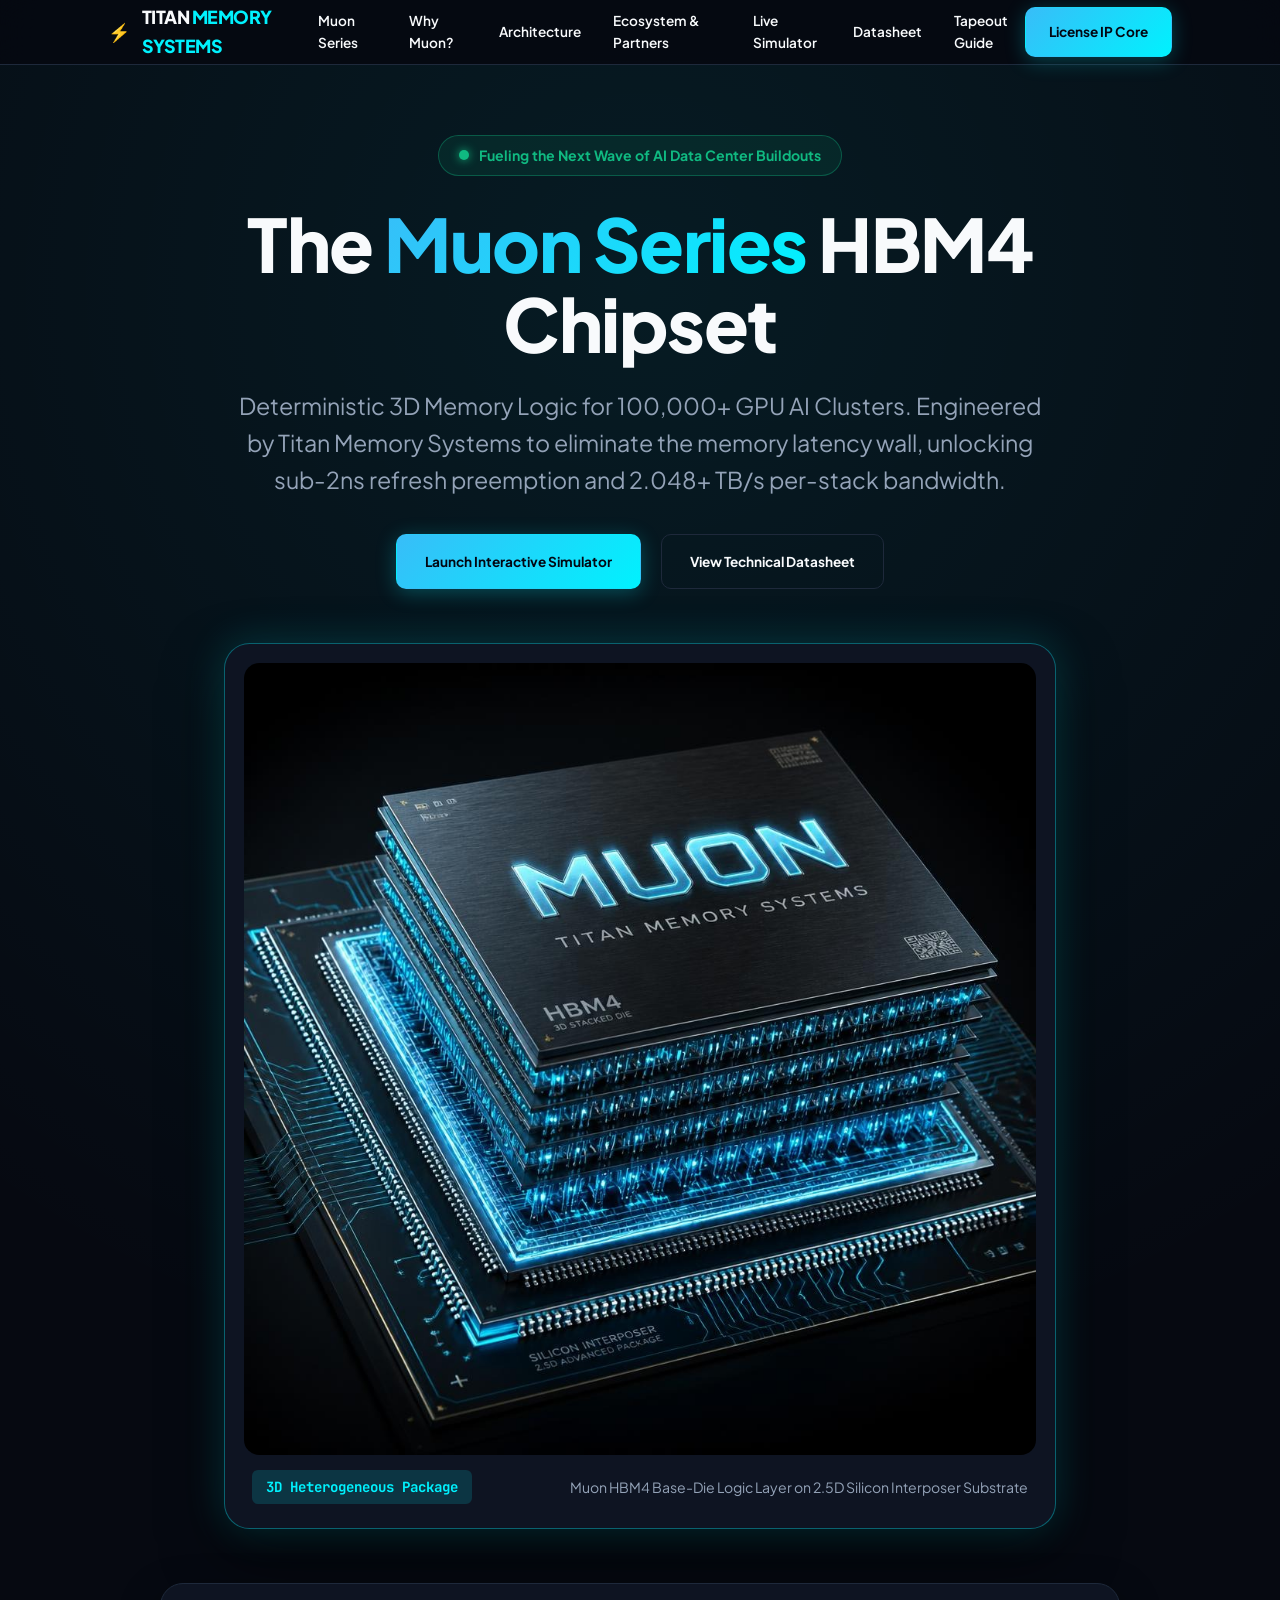
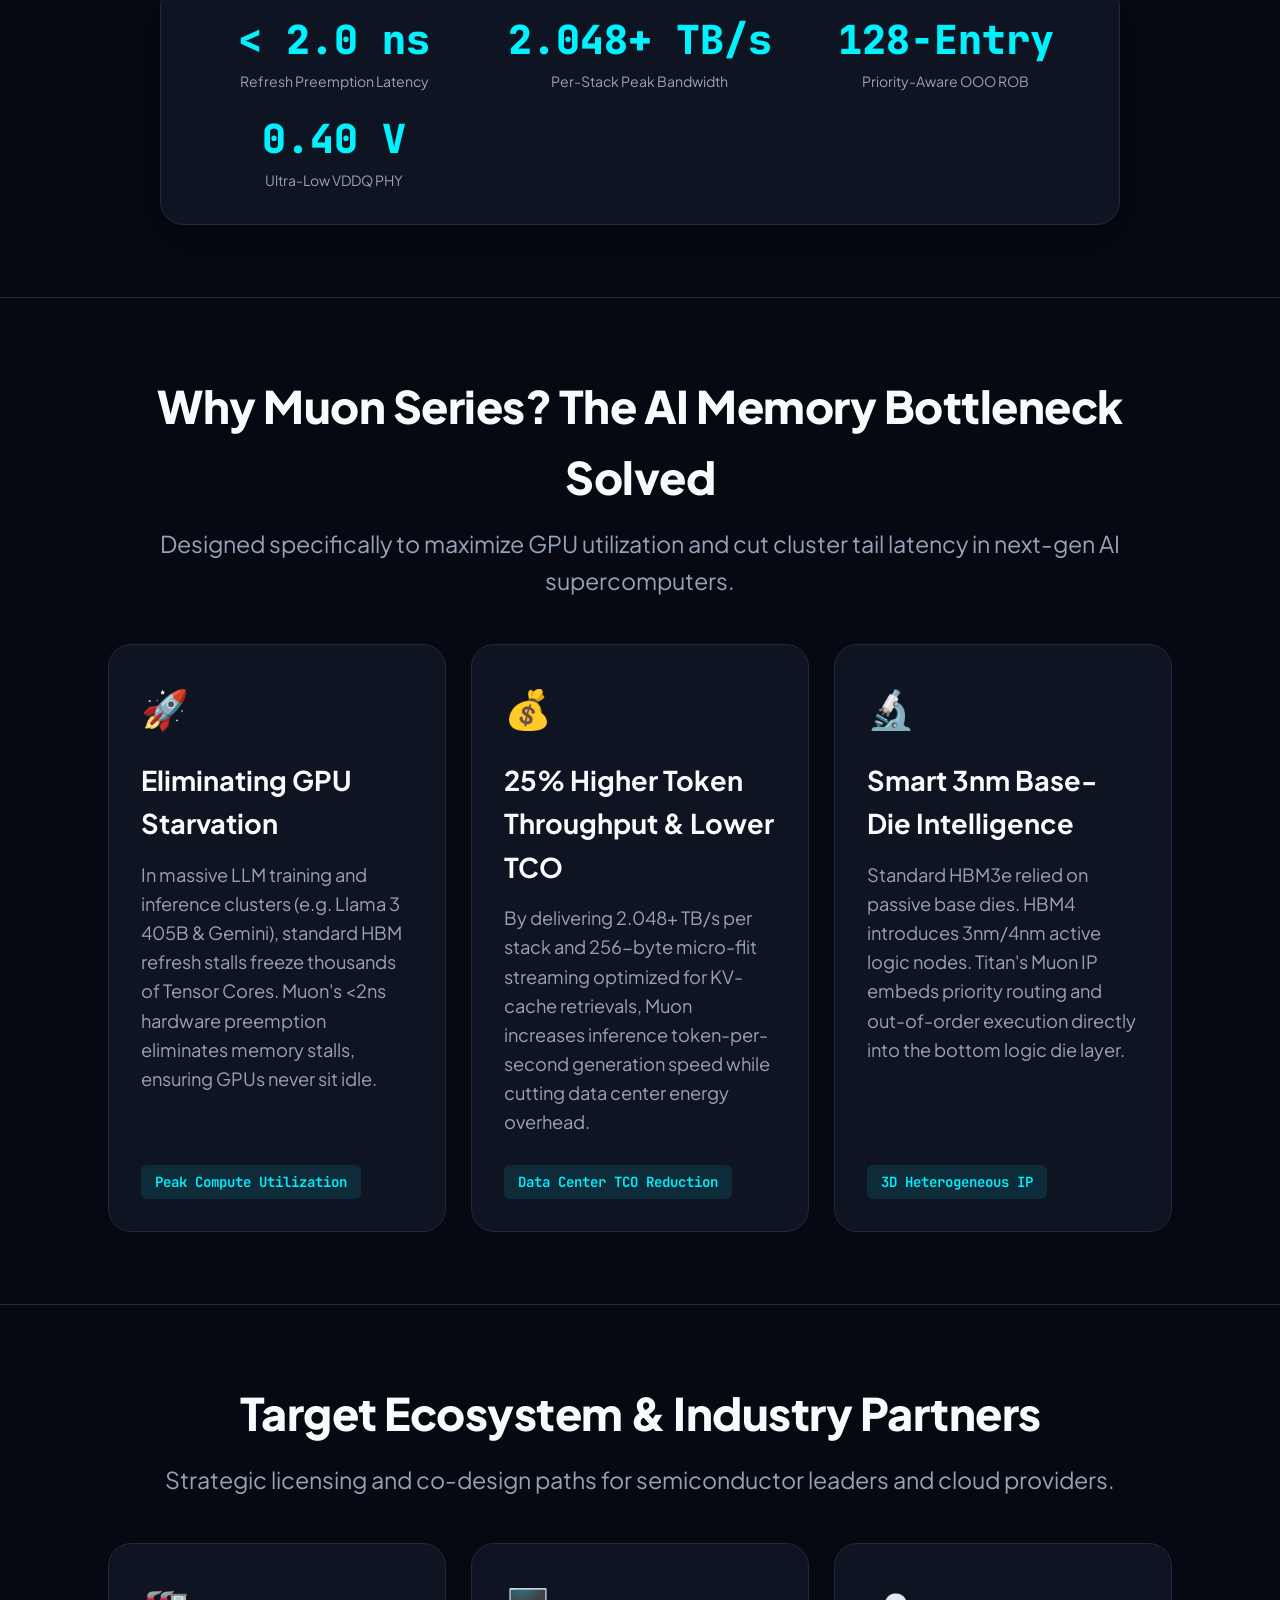
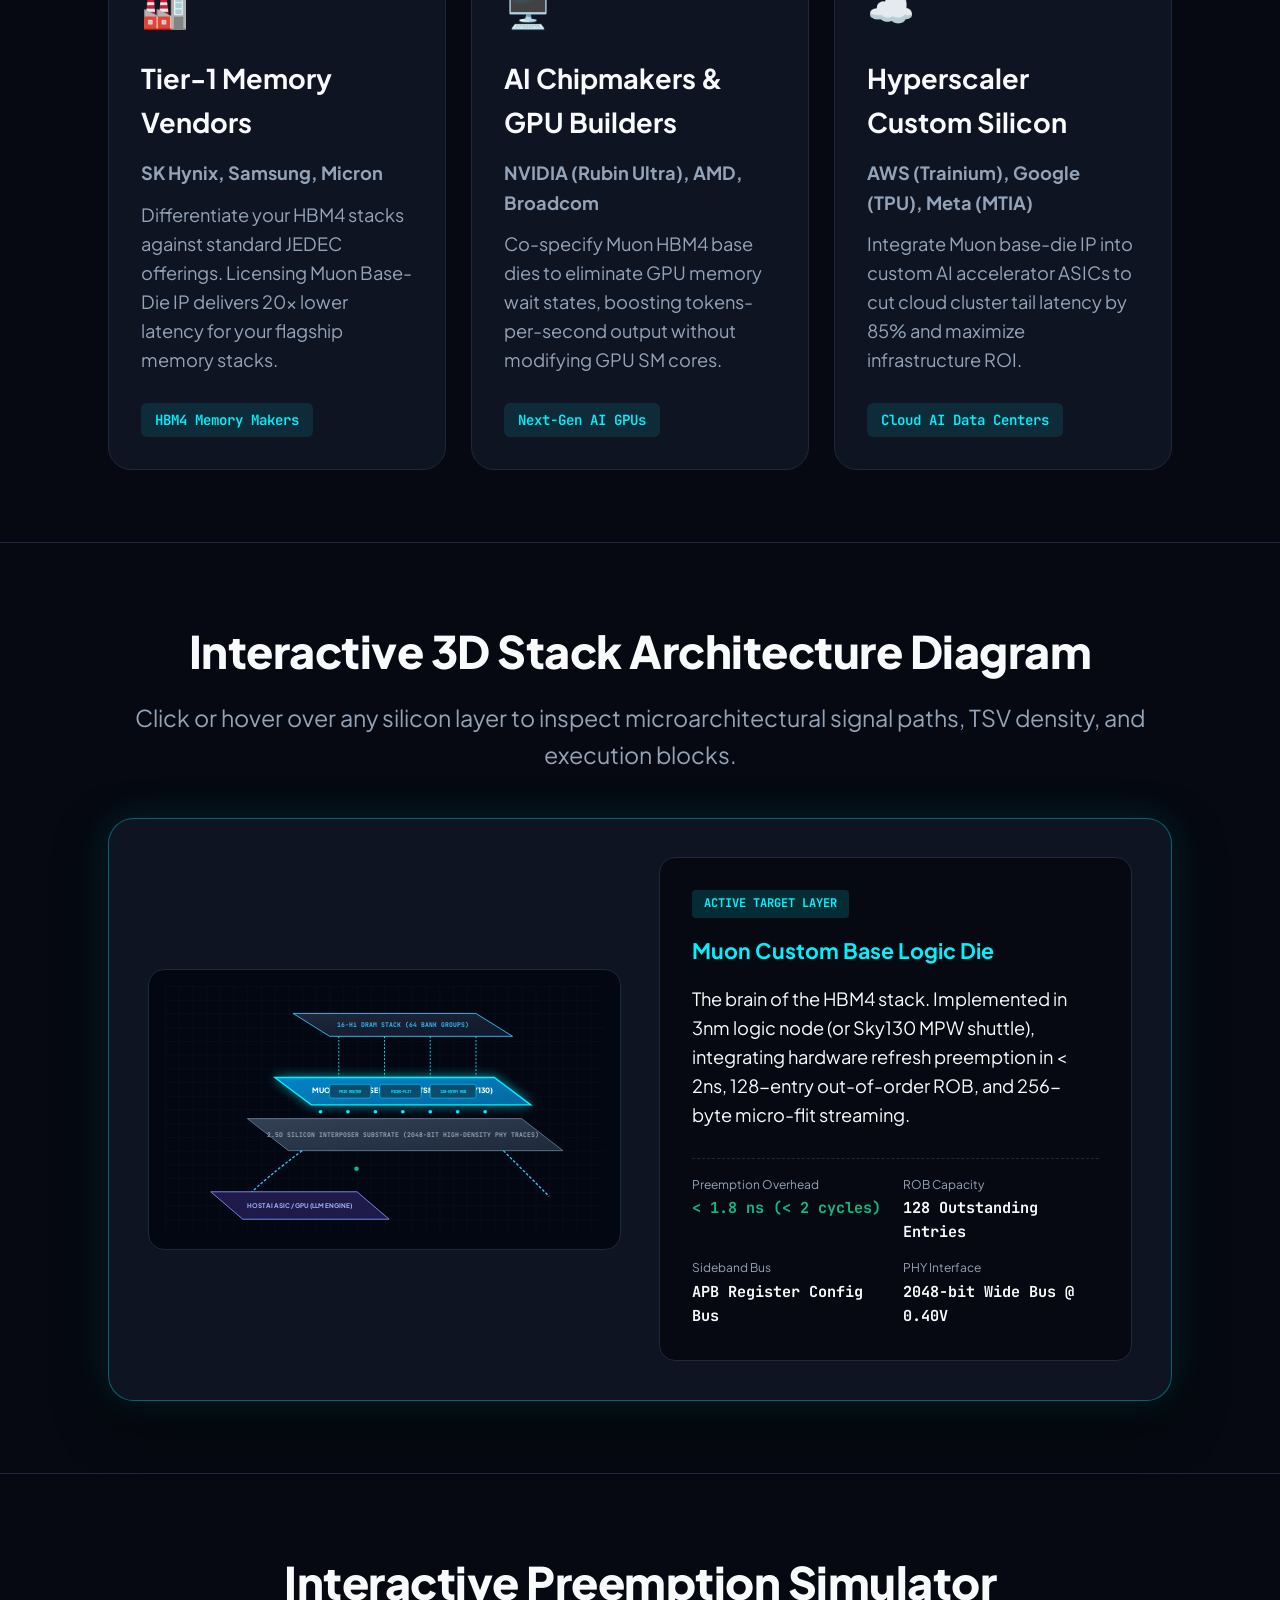
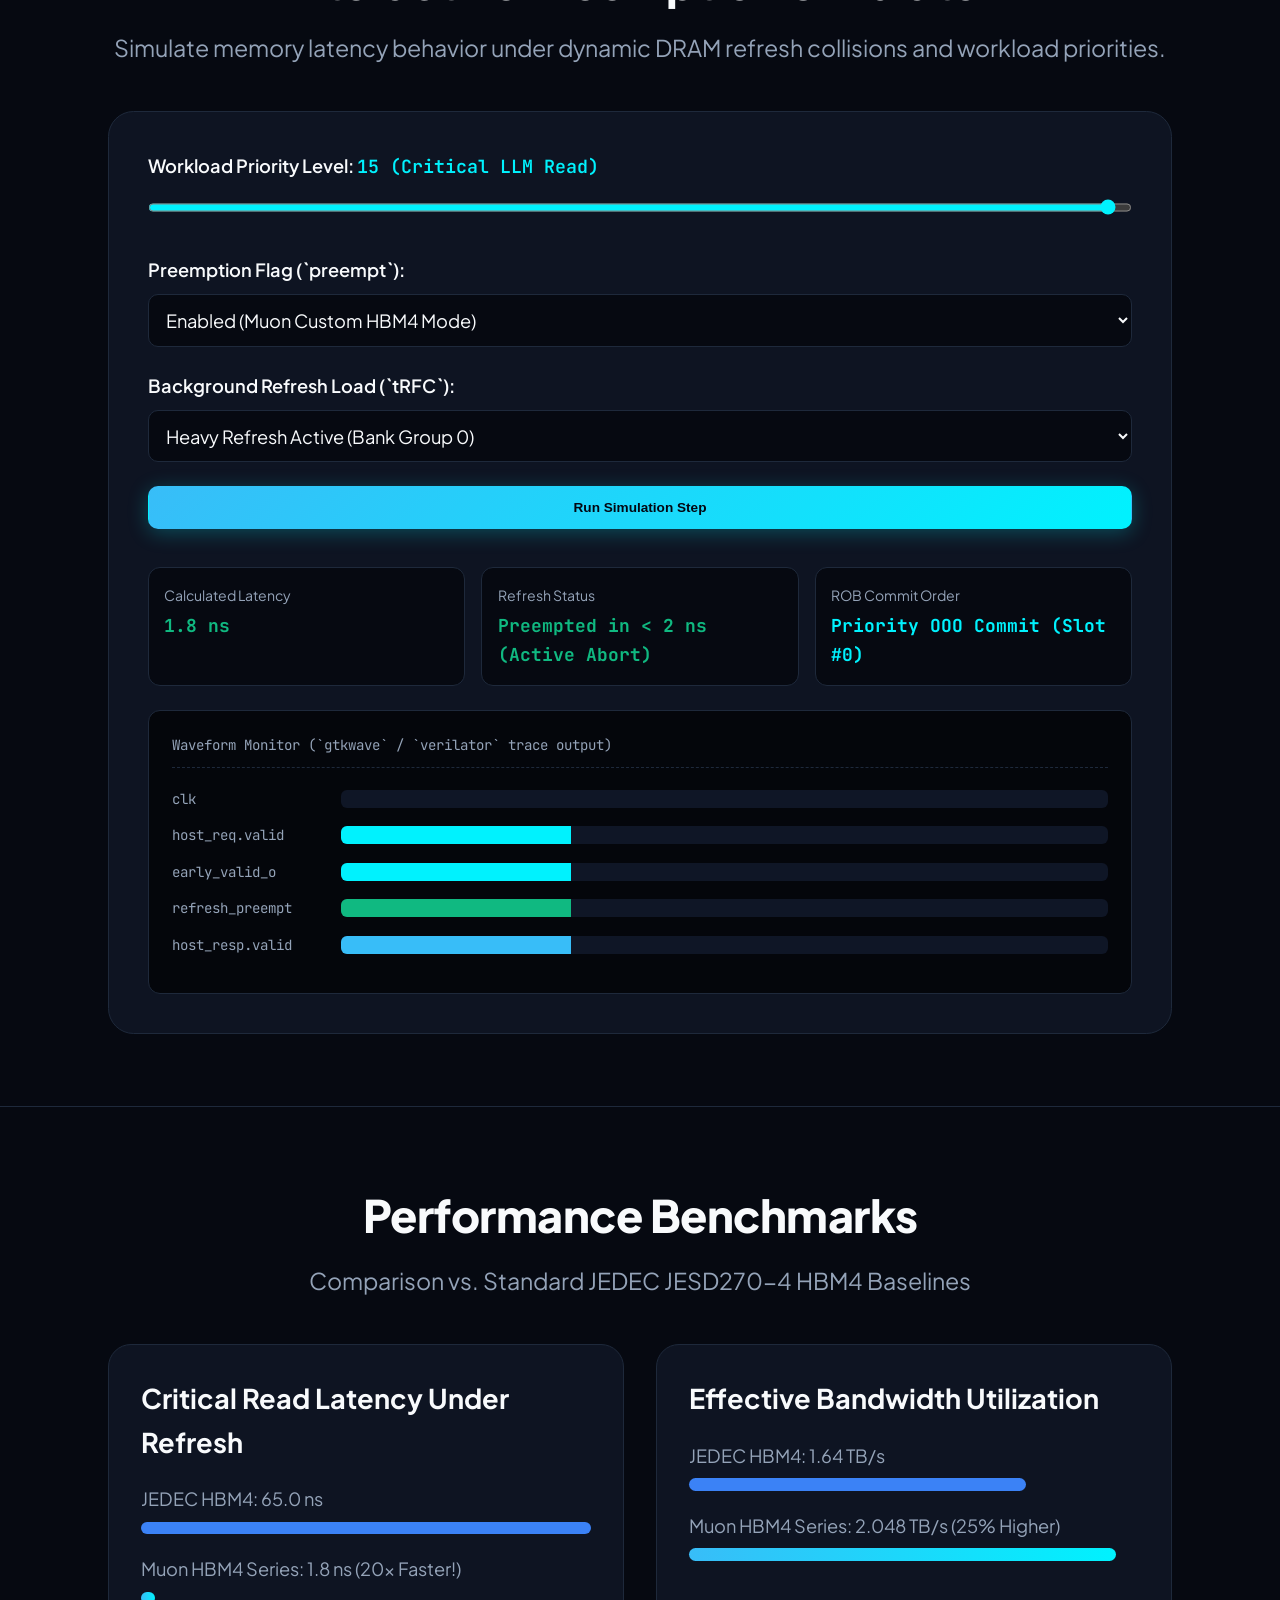
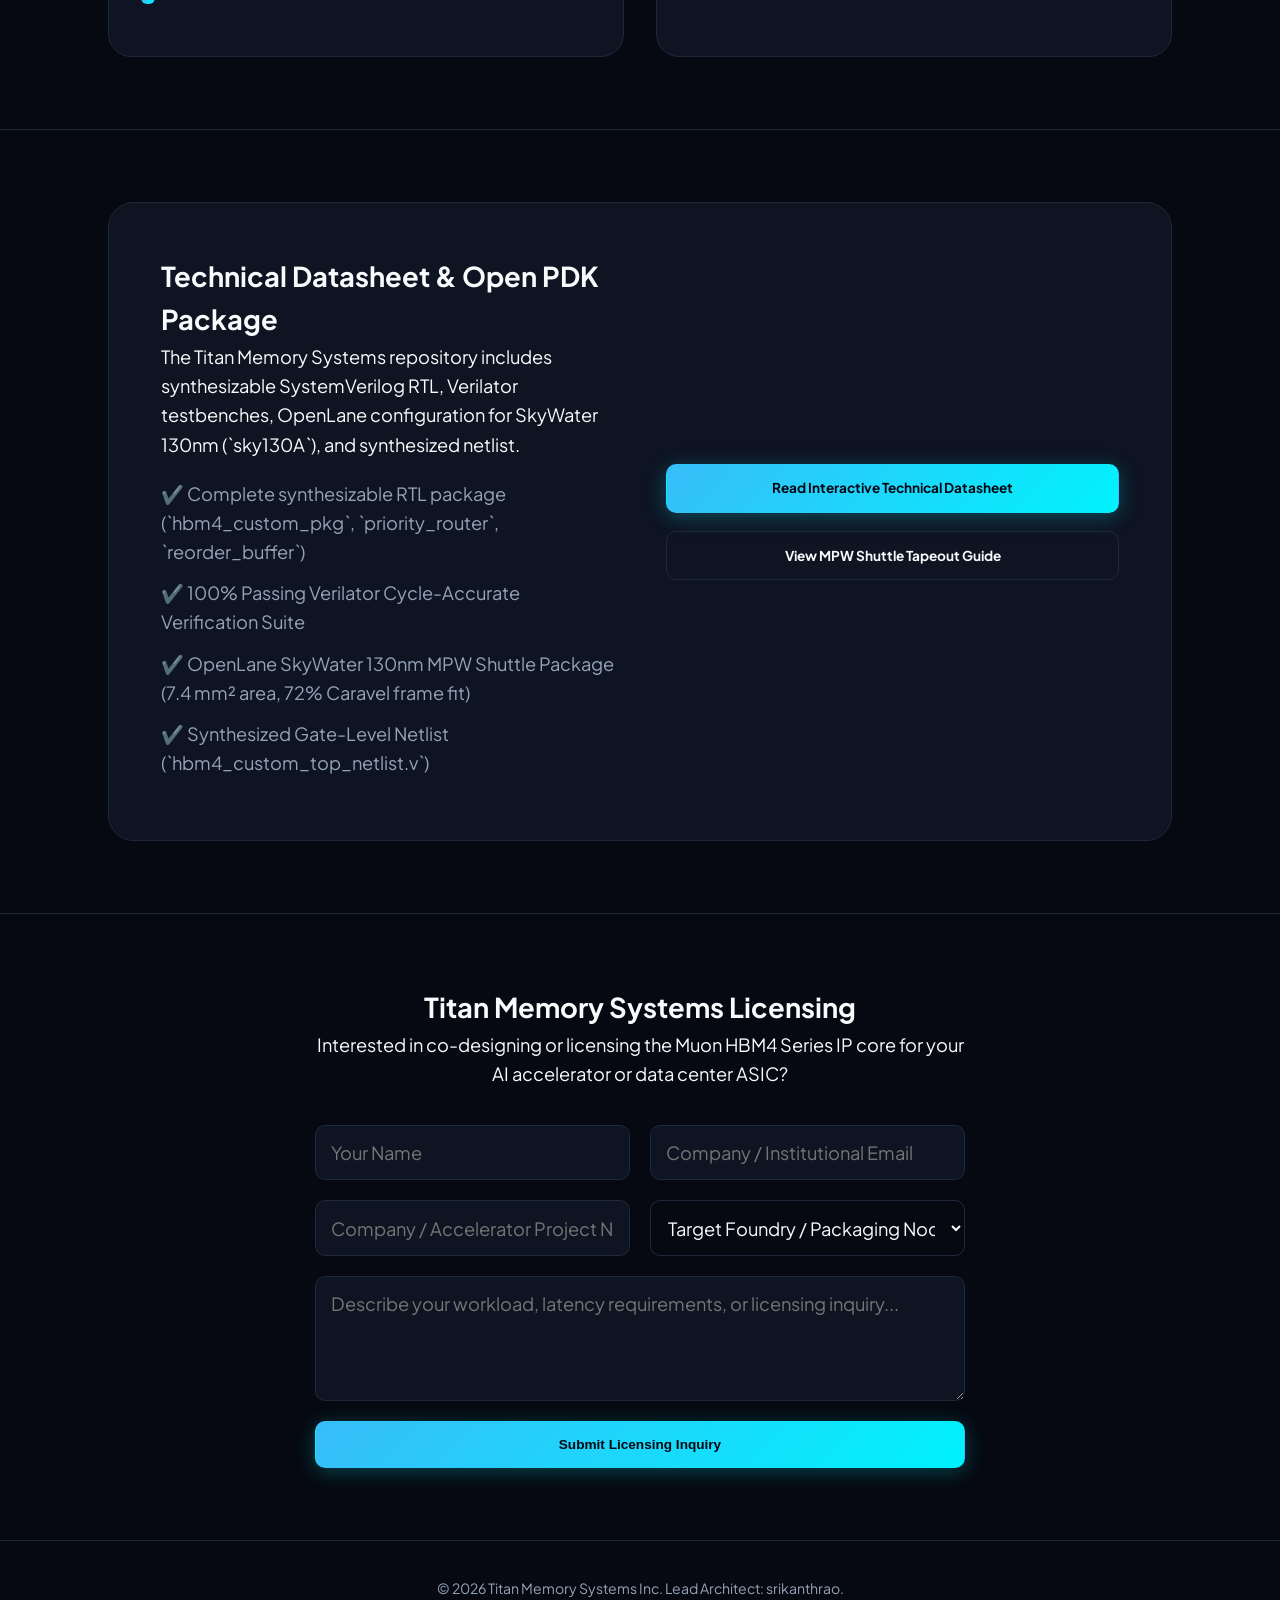
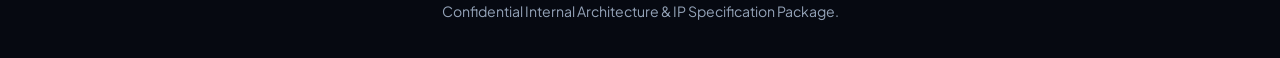
<file: index.html>
<!DOCTYPE html>
<html lang="en">
<head>
    <meta charset="UTF-8">
    <meta name="viewport" content="width=device-width, initial-scale=1.0">
    <title>Titan Memory Systems | Muon Series HBM4 Chipset for AI Data Centers</title>
    <meta name="description" content="Titan Memory Systems presents the Muon Series: Custom HBM4 3D-stacked memory chipset engineered for the next wave of AI data center buildouts, NVIDIA Rubin GPUs, and Hyperscaler ASICs.">
    <link rel="stylesheet" href="styles.css">
    <link rel="preconnect" href="https://fonts.googleapis.com">
    <link rel="preconnect" href="https://fonts.gstatic.com" crossorigin>
    <link href="https://fonts.googleapis.com/css2?family=JetBrains+Mono:wght@400;600;700&family=Plus+Jakarta+Sans:wght@400;500;600;700;800&display=swap" rel="stylesheet">
</head>
<body>
    <!-- Top Navigation -->
    <header class="navbar">
        <div class="nav-container">
            <div class="logo">
                <a href="index.html" style="display: flex; align-items: center; gap: 12px;">
                    <span class="chip-icon">⚡</span>
                    <span class="logo-text">TITAN <span class="highlight">MEMORY SYSTEMS</span></span>
                </a>
            </div>
            <nav class="nav-links">
                <a href="#hero">Muon Series</a>
                <a href="#whymuon">Why Muon?</a>
                <a href="#architecture">Architecture</a>
                <a href="#ecosystem">Ecosystem & Partners</a>
                <a href="#simulator">Live Simulator</a>
                <a href="datasheet.html">Datasheet</a>
                <a href="tapeout.html">Tapeout Guide</a>
            </nav>
            <div class="nav-actions">
                <a href="#contact" class="btn btn-primary">License IP Core</a>
            </div>
        </div>
    </header>

    <!-- Hero Section -->
    <section id="hero" class="hero-section">
        <div class="hero-container">
            <div class="hero-badge">
                <span class="pulse-dot"></span> Fueling the Next Wave of AI Data Center Buildouts
            </div>
            <h1 class="hero-title">
                The <span class="gradient-text">Muon Series</span> HBM4 Chipset
            </h1>
            <p class="hero-subtitle">
                Deterministic 3D Memory Logic for 100,000+ GPU AI Clusters. Engineered by Titan Memory Systems to eliminate the memory latency wall, unlocking sub-2ns refresh preemption and 2.048+ TB/s per-stack bandwidth.
            </p>
            <div class="hero-cta-group">
                <a href="#simulator" class="btn btn-primary btn-lg">Launch Interactive Simulator</a>
                <a href="datasheet.html" class="btn btn-outline btn-lg">View Technical Datasheet</a>
            </div>

            <!-- 3D Chipset Showcase Render -->
            <div class="chip-showcase-box">
                <div class="chip-img-wrapper">
                    <img src="assets/muon_chipset.jpg" alt="Titan Memory Systems - Muon HBM4 Chipset 3D Stacked Die Render" class="chip-render-img">
                </div>
                <div class="chip-caption">
                    <span class="caption-tag">3D Heterogeneous Package</span>
                    <span class="caption-text">Muon HBM4 Base-Die Logic Layer on 2.5D Silicon Interposer Substrate</span>
                </div>
            </div>

            <!-- Stats Bar -->
            <div class="stats-bar">
                <div class="stat-card">
                    <span class="stat-value">&lt; 2.0 ns</span>
                    <span class="stat-label">Refresh Preemption Latency</span>
                </div>
                <div class="stat-card">
                    <span class="stat-value">2.048+ TB/s</span>
                    <span class="stat-label">Per-Stack Peak Bandwidth</span>
                </div>
                <div class="stat-card">
                    <span class="stat-value">128-Entry</span>
                    <span class="stat-label">Priority-Aware OOO ROB</span>
                </div>
                <div class="stat-card">
                    <span class="stat-value">0.40 V</span>
                    <span class="stat-label">Ultra-Low VDDQ PHY</span>
                </div>
            </div>
        </div>
    </section>

    <!-- Why Muon Series Section -->
    <section id="whymuon" class="section whymuon-section">
        <div class="container">
            <div class="section-header">
                <h2>Why Muon Series? The AI Memory Bottleneck Solved</h2>
                <p>Designed specifically to maximize GPU utilization and cut cluster tail latency in next-gen AI supercomputers.</p>
            </div>

            <div class="cards-grid">
                <div class="feature-card">
                    <div class="card-icon">🚀</div>
                    <h3>Eliminating GPU Starvation</h3>
                    <p>In massive LLM training and inference clusters (e.g. Llama 3 405B & Gemini), standard HBM refresh stalls freeze thousands of Tensor Cores. Muon's &lt;2ns hardware preemption eliminates memory stalls, ensuring GPUs never sit idle.</p>
                    <div class="card-tag">Peak Compute Utilization</div>
                </div>

                <div class="feature-card">
                    <div class="card-icon">💰</div>
                    <h3>25% Higher Token Throughput & Lower TCO</h3>
                    <p>By delivering 2.048+ TB/s per stack and 256-byte micro-flit streaming optimized for KV-cache retrievals, Muon increases inference token-per-second generation speed while cutting data center energy overhead.</p>
                    <div class="card-tag">Data Center TCO Reduction</div>
                </div>

                <div class="feature-card">
                    <div class="card-icon">🔬</div>
                    <h3>Smart 3nm Base-Die Intelligence</h3>
                    <p>Standard HBM3e relied on passive base dies. HBM4 introduces 3nm/4nm active logic nodes. Titan's Muon IP embeds priority routing and out-of-order execution directly into the bottom logic die layer.</p>
                    <div class="card-tag">3D Heterogeneous IP</div>
                </div>
            </div>
        </div>
    </section>

    <!-- Target Ecosystem & Partners Section -->
    <section id="ecosystem" class="section ecosystem-section">
        <div class="container">
            <div class="section-header">
                <h2>Target Ecosystem & Industry Partners</h2>
                <p>Strategic licensing and co-design paths for semiconductor leaders and cloud providers.</p>
            </div>

            <div class="cards-grid">
                <div class="feature-card">
                    <div class="card-icon">🏭</div>
                    <h3>Tier-1 Memory Vendors</h3>
                    <p style="margin-bottom: 12px;"><strong>SK Hynix, Samsung, Micron</strong></p>
                    <p>Differentiate your HBM4 stacks against standard JEDEC offerings. Licensing Muon Base-Die IP delivers 20x lower latency for your flagship memory stacks.</p>
                    <div class="card-tag">HBM4 Memory Makers</div>
                </div>

                <div class="feature-card">
                    <div class="card-icon">🖥️</div>
                    <h3>AI Chipmakers & GPU Builders</h3>
                    <p style="margin-bottom: 12px;"><strong>NVIDIA (Rubin Ultra), AMD, Broadcom</strong></p>
                    <p>Co-specify Muon HBM4 base dies to eliminate GPU memory wait states, boosting tokens-per-second output without modifying GPU SM cores.</p>
                    <div class="card-tag">Next-Gen AI GPUs</div>
                </div>

                <div class="feature-card">
                    <div class="card-icon">☁️</div>
                    <h3>Hyperscaler Custom Silicon</h3>
                    <p style="margin-bottom: 12px;"><strong>AWS (Trainium), Google (TPU), Meta (MTIA)</strong></p>
                    <p>Integrate Muon base-die IP into custom AI accelerator ASICs to cut cloud cluster tail latency by 85% and maximize infrastructure ROI.</p>
                    <div class="card-tag">Cloud AI Data Centers</div>
                </div>
            </div>
        </div>
    </section>

    <!-- Advanced Interactive Technology Diagram Section -->
    <section id="architecture" class="section architecture-section">
        <div class="container">
            <div class="section-header">
                <h2>Interactive 3D Stack Architecture Diagram</h2>
                <p>Click or hover over any silicon layer to inspect microarchitectural signal paths, TSV density, and execution blocks.</p>
            </div>

            <div class="arch-diagram-wrapper">
                <div class="svg-diagram-container">
                    <svg viewBox="0 0 960 540" class="arch-svg-graphic" id="archSvg">
                        <defs>
                            <linearGradient id="gradDram" x1="0%" y1="0%" x2="100%" y2="100%">
                                <stop offset="0%" stop-color="#1e293b"/>
                                <stop offset="100%" stop-color="#0f172a"/>
                            </linearGradient>
                            <linearGradient id="gradBaseDie" x1="0%" y1="0%" x2="100%" y2="100%">
                                <stop offset="0%" stop-color="#0284c7"/>
                                <stop offset="100%" stop-color="#0369a1"/>
                            </linearGradient>
                            <linearGradient id="gradInterposer" x1="0%" y1="0%" x2="100%" y2="100%">
                                <stop offset="0%" stop-color="#334155"/>
                                <stop offset="100%" stop-color="#1e293b"/>
                            </linearGradient>

                            <filter id="glowCyan" x="-20%" y="-20%" width="140%" height="140%">
                                <feGaussianBlur stdDeviation="6" result="blur" />
                                <feComposite in="SourceGraphic" in2="blur" operator="over" />
                            </filter>
                        </defs>

                        <!-- Background Grid -->
                        <pattern id="gridPattern" width="30" height="30" patternUnits="userSpaceOnUse">
                            <path d="M 30 0 L 0 0 0 30" fill="none" stroke="#1e293b" stroke-width="0.5"/>
                        </pattern>
                        <rect width="100%" height="100%" fill="url(#gridPattern)" />

                        <!-- Layer 1: 16-Hi DRAM Stack (Top Layer) -->
                        <g class="svg-layer-group" id="layerDram" data-layer="dram">
                            <polygon points="280,60 680,60 760,110 360,110" fill="url(#gradDram)" stroke="#38bdf8" stroke-width="2" class="layer-shape"/>
                            <text x="520" y="90" fill="#38bdf8" font-family="JetBrains Mono" font-size="14" font-weight="bold" text-anchor="middle">16-Hi DRAM STACK (64 BANK GROUPS)</text>
                            
                            <!-- TSV Vertical Pillars -->
                            <line x1="380" y1="110" x2="380" y2="200" stroke="#00f2fe" stroke-width="2" stroke-dasharray="4,4" class="animated-tsv"/>
                            <line x1="480" y1="110" x2="480" y2="200" stroke="#00f2fe" stroke-width="2" stroke-dasharray="4,4" class="animated-tsv"/>
                            <line x1="580" y1="110" x2="580" y2="200" stroke="#00f2fe" stroke-width="2" stroke-dasharray="4,4" class="animated-tsv"/>
                            <line x1="680" y1="110" x2="680" y2="200" stroke="#00f2fe" stroke-width="2" stroke-dasharray="4,4" class="animated-tsv"/>
                        </g>

                        <!-- Layer 2: Muon Custom Base Logic Die (Middle Active Layer) -->
                        <g class="svg-layer-group active-target" id="layerBaseDie" data-layer="basedie">
                            <polygon points="240,200 720,200 800,260 320,260" fill="url(#gradBaseDie)" stroke="#00f2fe" stroke-width="3" filter="url(#glowCyan)" class="layer-shape"/>
                            <text x="520" y="235" fill="#ffffff" font-family="Plus Jakarta Sans" font-size="16" font-weight="800" text-anchor="middle">MUON HBM4 BASE LOGIC DIE (TSMC 3nm / SKY130)</text>

                            <!-- Sub-modules inside Base Die -->
                            <rect x="360" y="215" width="90" height="30" rx="4" fill="#0c4a6e" stroke="#00f2fe" stroke-width="1"/>
                            <text x="405" y="234" fill="#00f2fe" font-family="JetBrains Mono" font-size="9" font-weight="bold" text-anchor="middle">PRIO ROUTER</text>

                            <rect x="470" y="215" width="90" height="30" rx="4" fill="#0c4a6e" stroke="#00f2fe" stroke-width="1"/>
                            <text x="515" y="234" fill="#00f2fe" font-family="JetBrains Mono" font-size="9" font-weight="bold" text-anchor="middle">MICRO-FLIT</text>

                            <rect x="580" y="215" width="100" height="30" rx="4" fill="#0c4a6e" stroke="#00f2fe" stroke-width="1"/>
                            <text x="630" y="234" fill="#00f2fe" font-family="JetBrains Mono" font-size="9" font-weight="bold" text-anchor="middle">128-ENTRY ROB</text>
                        </g>

                        <!-- Layer 3: Microbump Array -->
                        <g id="layerBumps">
                            <circle cx="340" cy="275" r="4" fill="#00f2fe"/>
                            <circle cx="400" cy="275" r="4" fill="#00f2fe"/>
                            <circle cx="460" cy="275" r="4" fill="#00f2fe"/>
                            <circle cx="520" cy="275" r="4" fill="#00f2fe"/>
                            <circle cx="580" cy="275" r="4" fill="#00f2fe"/>
                            <circle cx="640" cy="275" r="4" fill="#00f2fe"/>
                            <circle cx="700" cy="275" r="4" fill="#00f2fe"/>
                        </g>

                        <!-- Layer 4: 2.5D Silicon Interposer Substrate -->
                        <g class="svg-layer-group" id="layerInterposer" data-layer="interposer">
                            <polygon points="180,290 780,290 870,360 270,360" fill="url(#gradInterposer)" stroke="#64748b" stroke-width="2" class="layer-shape"/>
                            <text x="520" y="330" fill="#94a3b8" font-family="JetBrains Mono" font-size="14" font-weight="bold" text-anchor="middle">2.5D SILICON INTERPOSER SUBSTRATE (2048-BIT HIGH-DENSITY PHY TRACES)</text>

                            <!-- High-speed interconnect traces -->
                            <path d="M 300 360 Q 220 420 180 460" fill="none" stroke="#38bdf8" stroke-width="3" stroke-dasharray="6,4"/>
                            <path d="M 740 360 Q 800 420 840 460" fill="none" stroke="#38bdf8" stroke-width="3" stroke-dasharray="6,4"/>
                        </g>

                        <!-- Layer 5: Host AI ASIC / GPU Controller -->
                        <g class="svg-layer-group" id="layerAsic" data-layer="hostasic">
                            <polygon points="100,450 420,450 490,510 170,510" fill="#1e1b4b" stroke="#818cf8" stroke-width="2" class="layer-shape"/>
                            <text x="295" y="485" fill="#a5b4fc" font-family="Plus Jakarta Sans" font-size="14" font-weight="bold" text-anchor="middle">HOST AI ASIC / GPU (LLM ENGINE)</text>
                        </g>

                        <!-- Signal Flow Animated Rays -->
                        <circle cx="515" cy="230" r="5" fill="#10b981">
                            <animate attributeName="cy" values="485; 330; 230; 90" dur="2s" repeatCount="indefinite" />
                            <animate attributeName="cx" values="295; 520; 515; 520" dur="2s" repeatCount="indefinite" />
                        </circle>
                    </svg>
                </div>

                <!-- Interactive Layer Inspector Info Panel -->
                <div class="arch-info-panel" id="archInfoPanel">
                    <div class="info-badge" id="infoBadge">ACTIVE TARGET LAYER</div>
                    <h3 id="infoTitle" style="color: var(--accent-cyan);">Muon Custom Base Logic Die</h3>
                    <p id="infoDesc">
                        The brain of the HBM4 stack. Implemented in 3nm logic node (or Sky130 MPW shuttle), integrating hardware refresh preemption in &lt; 2ns, 128-entry out-of-order ROB, and 256-byte micro-flit streaming.
                    </p>
                    
                    <div class="info-specs-grid" id="infoSpecs">
                        <div class="spec-mini">
                            <span class="s-key">Preemption Overhead</span>
                            <span class="s-val" style="color: var(--accent-green);">&lt; 1.8 ns (&lt; 2 cycles)</span>
                        </div>
                        <div class="spec-mini">
                            <span class="s-key">ROB Capacity</span>
                            <span class="s-val">128 Outstanding Entries</span>
                        </div>
                        <div class="spec-mini">
                            <span class="s-key">Sideband Bus</span>
                            <span class="s-val">APB Register Config Bus</span>
                        </div>
                        <div class="spec-mini">
                            <span class="s-key">PHY Interface</span>
                            <span class="s-val">2048-bit Wide Bus @ 0.40V</span>
                        </div>
                    </div>
                </div>
            </div>
        </div>
    </section>

    <!-- Interactive Live Simulator Section -->
    <section id="simulator" class="section simulator-section">
        <div class="container">
            <div class="section-header">
                <h2>Interactive Preemption Simulator</h2>
                <p>Simulate memory latency behavior under dynamic DRAM refresh collisions and workload priorities.</p>
            </div>

            <div class="simulator-box">
                <div class="sim-controls">
                    <div class="control-group">
                        <label for="priorityRange">Workload Priority Level: <span id="priorityVal">15 (Critical LLM Read)</span></label>
                        <input type="range" id="priorityRange" min="0" max="15" value="15">
                    </div>
                    <div class="control-group">
                        <label for="preemptToggle">Preemption Flag (`preempt`):</label>
                        <select id="preemptToggle">
                            <option value="1" selected>Enabled (Muon Custom HBM4 Mode)</option>
                            <option value="0">Disabled (Standard JEDEC Mode)</option>
                        </select>
                    </div>
                    <div class="control-group">
                        <label for="refreshFreq">Background Refresh Load (`tRFC`):</label>
                        <select id="refreshFreq">
                            <option value="high" selected>Heavy Refresh Active (Bank Group 0)</option>
                            <option value="none">Idle / No Refresh</option>
                        </select>
                    </div>
                    <button id="runSimBtn" class="btn btn-primary">Run Simulation Step</button>
                </div>

                <!-- Simulation Output Viz -->
                <div class="sim-results">
                    <div class="sim-metrics">
                        <div class="metric-box">
                            <span class="m-label">Calculated Latency</span>
                            <span id="latencyResult" class="m-val highlight-green">1.8 ns</span>
                        </div>
                        <div class="metric-box">
                            <span class="m-label">Refresh Status</span>
                            <span id="refreshStatus" class="m-val highlight-cyan">Preempted in 2 cycles</span>
                        </div>
                        <div class="metric-box">
                            <span class="m-label">ROB Commit Order</span>
                            <span id="robOrder" class="m-val">Priority Out-of-Order (Slot #0)</span>
                        </div>
                    </div>

                    <!-- Visual Waveform Trace simulation -->
                    <div class="waveform-box">
                        <div class="wf-header">Waveform Monitor (`gtkwave` / `verilator` trace output)</div>
                        <div class="wf-row">
                            <span class="sig-name">clk</span>
                            <div class="sig-wave clock-wave"></div>
                        </div>
                        <div class="wf-row">
                            <span class="sig-name">host_req.valid</span>
                            <div id="sigReqValid" class="sig-wave pulse-wave active"></div>
                        </div>
                        <div class="wf-row">
                            <span class="sig-name">early_valid_o</span>
                            <div id="sigEarlyValid" class="sig-wave pulse-wave active"></div>
                        </div>
                        <div class="wf-row">
                            <span class="sig-name">refresh_preempt</span>
                            <div id="sigPreempt" class="sig-wave preempt-wave active"></div>
                        </div>
                        <div class="wf-row">
                            <span class="sig-name">host_resp.valid</span>
                            <div id="sigRespValid" class="sig-wave resp-wave active"></div>
                        </div>
                    </div>
                </div>
            </div>
        </div>
    </section>

    <!-- Benchmarks Section -->
    <section id="benchmarks" class="section benchmarks-section">
        <div class="container">
            <div class="section-header">
                <h2>Performance Benchmarks</h2>
                <p>Comparison vs. Standard JEDEC JESD270-4 HBM4 Baselines</p>
            </div>
            <div class="benchmarks-grid">
                <div class="bench-card">
                    <h4>Critical Read Latency Under Refresh</h4>
                    <div class="bar-group">
                        <div class="bar-label">JEDEC HBM4: 65.0 ns</div>
                        <div class="bar bar-jedec" style="width: 100%;"></div>
                    </div>
                    <div class="bar-group">
                        <div class="bar-label">Muon HBM4 Series: 1.8 ns (20x Faster!)</div>
                        <div class="bar bar-custom" style="width: 3%;"></div>
                    </div>
                </div>
                <div class="bench-card">
                    <h4>Effective Bandwidth Utilization</h4>
                    <div class="bar-group">
                        <div class="bar-label">JEDEC HBM4: 1.64 TB/s</div>
                        <div class="bar bar-jedec" style="width: 75%;"></div>
                    </div>
                    <div class="bar-group">
                        <div class="bar-label">Muon HBM4 Series: 2.048 TB/s (25% Higher)</div>
                        <div class="bar bar-custom" style="width: 95%;"></div>
                    </div>
                </div>
            </div>
        </div>
    </section>

    <!-- Datasheet & Tapeout Readiness -->
    <section id="datasheet" class="section datasheet-section">
        <div class="container">
            <div class="datasheet-box">
                <div class="ds-info">
                    <h2>Technical Datasheet & Open PDK Package</h2>
                    <p>The Titan Memory Systems repository includes synthesizable SystemVerilog RTL, Verilator testbenches, OpenLane configuration for SkyWater 130nm (`sky130A`), and synthesized netlist.</p>
                    <ul class="ds-list">
                        <li>✔️ Complete synthesizable RTL package (`hbm4_custom_pkg`, `priority_router`, `reorder_buffer`)</li>
                        <li>✔️ 100% Passing Verilator Cycle-Accurate Verification Suite</li>
                        <li>✔️ OpenLane SkyWater 130nm MPW Shuttle Package (7.4 mm² area, 72% Caravel frame fit)</li>
                        <li>✔️ Synthesized Gate-Level Netlist (`hbm4_custom_top_netlist.v`)</li>
                    </ul>
                </div>
                <div class="ds-actions">
                    <a href="datasheet.html" class="btn btn-primary">Read Interactive Technical Datasheet</a>
                    <a href="tapeout.html" class="btn btn-outline">View MPW Shuttle Tapeout Guide</a>
                </div>
            </div>
        </div>
    </section>

    <!-- Contact & Licensing -->
    <section id="contact" class="section contact-section">
        <div class="container">
            <div class="contact-box">
                <h2>Titan Memory Systems Licensing</h2>
                <p>Interested in co-designing or licensing the Muon HBM4 Series IP core for your AI accelerator or data center ASIC?</p>
                <form class="contact-form" onsubmit="event.preventDefault(); alert('Licensing Inquiry Submitted! Titan Memory Systems lead architect srikanthrao will contact you.');">
                    <div class="form-row">
                        <input type="text" placeholder="Your Name" required>
                        <input type="email" placeholder="Company / Institutional Email" required>
                    </div>
                    <div class="form-row">
                        <input type="text" placeholder="Company / Accelerator Project Name" required>
                        <select required>
                            <option value="" disabled selected>Target Foundry / Packaging Node</option>
                            <option value="tsmc3">TSMC 3nm / CoWoS-S</option>
                            <option value="sky130">SkyWater 130nm MPW Shuttle</option>
                            <option value="other">Other / Custom Base Die</option>
                        </select>
                    </div>
                    <textarea placeholder="Describe your workload, latency requirements, or licensing inquiry..." rows="4" required></textarea>
                    <button type="submit" class="btn btn-primary btn-lg">Submit Licensing Inquiry</button>
                </form>
            </div>
        </div>
    </section>

    <footer>
        <div class="container footer-content">
            <p>© 2026 Titan Memory Systems Inc. Lead Architect: srikanthrao.</p>
            <p>Confidential Internal Architecture & IP Specification Package.</p>
        </div>
    </footer>

    <script src="app.js"></script>
</body>
</html>
</file>
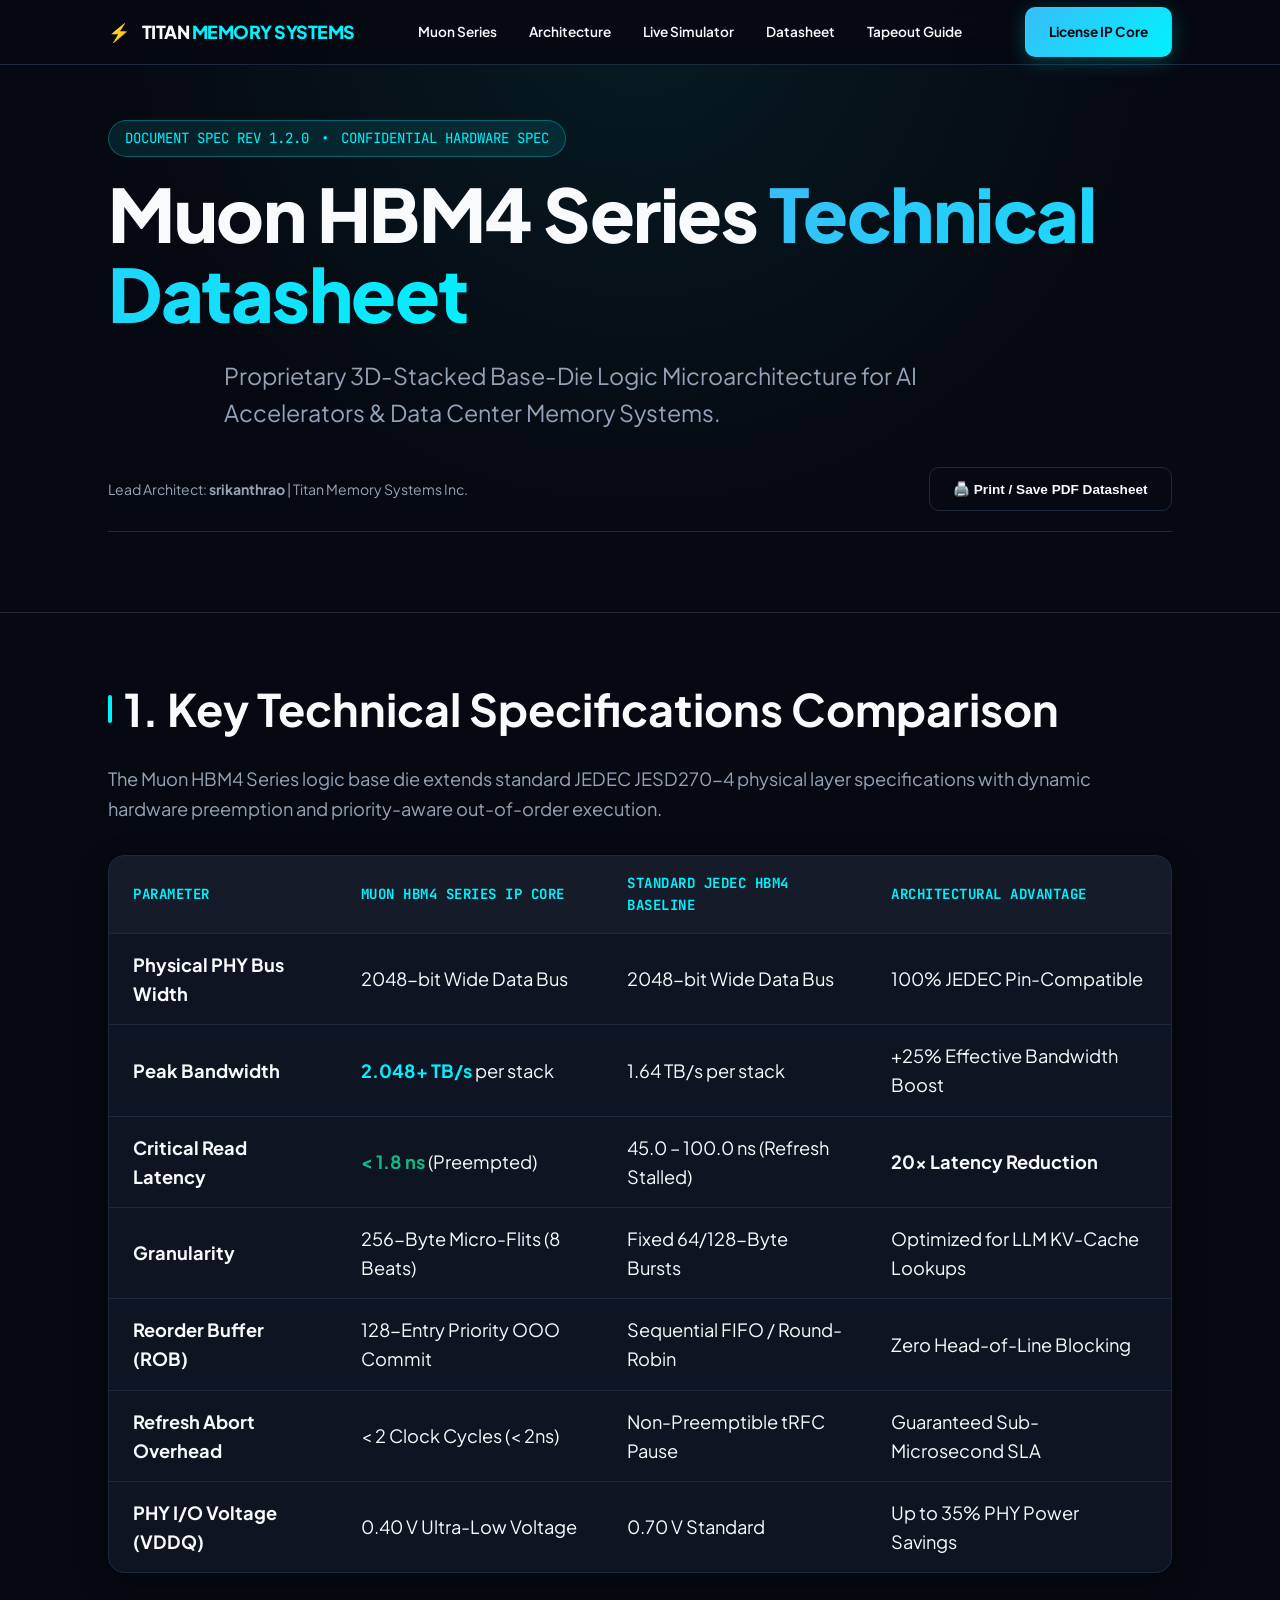
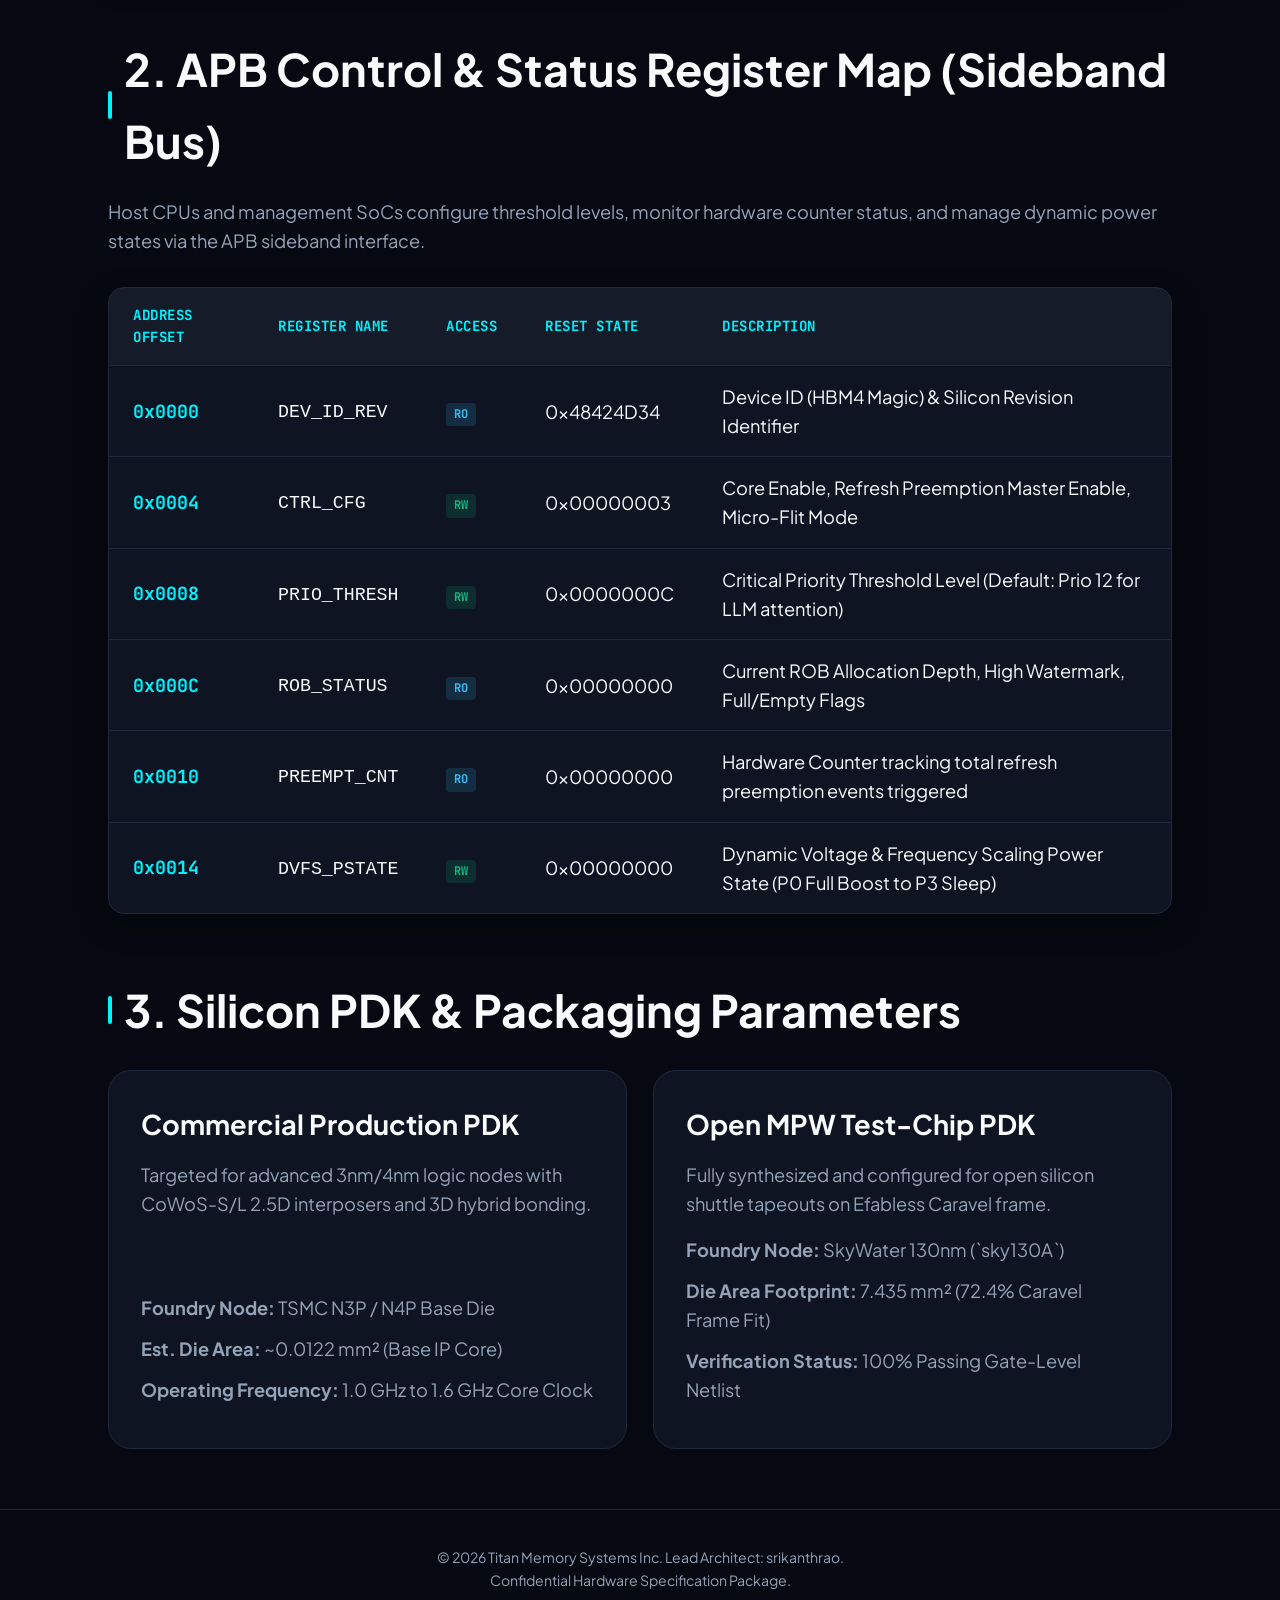
<file: datasheet.html>
<!DOCTYPE html>
<html lang="en">
<head>
    <meta charset="UTF-8">
    <meta name="viewport" content="width=device-width, initial-scale=1.0">
    <title>Technical Datasheet | Muon HBM4 Series | Titan Memory Systems</title>
    <meta name="description" content="Official Technical Datasheet for the Muon HBM4 Series Custom Base-Die IP Core by Titan Memory Systems. Full specifications, register map, and PDK integration parameters.">
    <link rel="stylesheet" href="styles.css">
    <link rel="preconnect" href="https://fonts.googleapis.com">
    <link rel="preconnect" href="https://fonts.gstatic.com" crossorigin>
    <link href="https://fonts.googleapis.com/css2?family=JetBrains+Mono:wght@400;600;700&family=Plus+Jakarta+Sans:wght@400;500;600;700;800&display=swap" rel="stylesheet">
    <style>
        .ds-page-header {
            padding-top: clamp(120px, 12vh, 180px);
            padding-bottom: 40px;
            background: radial-gradient(circle at 50% 0%, rgba(0, 242, 254, 0.08) 0%, transparent 60%);
            border-bottom: 1px solid var(--border-color);
        }
        .ds-version-pill {
            display: inline-flex;
            gap: 12px;
            align-items: center;
            padding: 6px 16px;
            background: rgba(0, 242, 254, 0.1);
            border: 1px solid rgba(0, 242, 254, 0.3);
            color: var(--accent-cyan);
            font-family: var(--font-code);
            font-size: var(--fs-small);
            border-radius: 20px;
            margin-bottom: 16px;
        }
        .spec-table-wrapper {
            width: 100%;
            overflow-x: auto;
            margin: 32px 0;
            background: var(--bg-card);
            border: 1px solid var(--border-color);
            border-radius: 16px;
            box-shadow: 0 10px 30px rgba(0, 0, 0, 0.3);
        }
        .tech-table {
            width: 100%;
            border-collapse: collapse;
            text-align: left;
            font-size: var(--fs-body);
        }
        .tech-table th, .tech-table td {
            padding: 16px 24px;
            border-bottom: 1px solid var(--border-color);
        }
        .tech-table th {
            background: rgba(255, 255, 255, 0.03);
            color: var(--accent-cyan);
            font-family: var(--font-code);
            font-size: var(--fs-small);
            text-transform: uppercase;
            letter-spacing: 0.5px;
        }
        .tech-table tr:last-child td {
            border-bottom: none;
        }
        .tech-table tr:hover td {
            background: rgba(0, 242, 254, 0.02);
        }
        .reg-addr {
            font-family: var(--font-code);
            color: var(--accent-cyan);
            font-weight: 700;
        }
        .reg-access {
            display: inline-block;
            padding: 2px 8px;
            border-radius: 4px;
            font-family: var(--font-code);
            font-size: 0.75rem;
            font-weight: 700;
        }
        .access-ro { background: rgba(56, 189, 248, 0.15); color: var(--accent-blue); }
        .access-rw { background: rgba(16, 185, 129, 0.15); color: var(--accent-green); }
        
        .ds-section-block {
            margin: 60px 0;
        }
        .ds-section-block h2 {
            font-size: var(--fs-h2);
            margin-bottom: 20px;
            display: flex;
            align-items: center;
            gap: 12px;
        }
        .ds-section-block h2::before {
            content: '';
            display: inline-block;
            width: 4px;
            height: 28px;
            background: var(--accent-cyan);
            border-radius: 2px;
        }
        .ds-print-bar {
            display: flex;
            justify-content: space-between;
            align-items: center;
            margin-bottom: 40px;
            padding-bottom: 20px;
            border-bottom: 1px solid var(--border-color);
        }
    </style>
</head>
<body>
    <!-- Top Navigation -->
    <header class="navbar">
        <div class="nav-container">
            <div class="logo">
                <a href="index.html" style="display: flex; align-items: center; gap: 12px;">
                    <span class="chip-icon">⚡</span>
                    <span class="logo-text">TITAN <span class="highlight">MEMORY SYSTEMS</span></span>
                </a>
            </div>
            <nav class="nav-links">
                <a href="index.html#hero">Muon Series</a>
                <a href="index.html#architecture">Architecture</a>
                <a href="index.html#simulator">Live Simulator</a>
                <a href="datasheet.html" class="highlight">Datasheet</a>
                <a href="tapeout.html">Tapeout Guide</a>
            </nav>
            <div class="nav-actions">
                <a href="index.html#contact" class="btn btn-primary">License IP Core</a>
            </div>
        </div>
    </header>

    <!-- Datasheet Header -->
    <section class="ds-page-header">
        <div class="container">
            <div class="ds-version-pill">
                <span>DOCUMENT SPEC REV 1.2.0</span> • <span>CONFIDENTIAL HARDWARE SPEC</span>
            </div>
            <h1 class="hero-title">Muon HBM4 Series <span class="gradient-text">Technical Datasheet</span></h1>
            <p class="hero-subtitle">
                Proprietary 3D-Stacked Base-Die Logic Microarchitecture for AI Accelerators & Data Center Memory Systems.
            </p>

            <div class="ds-print-bar">
                <div style="color: var(--text-secondary); font-size: var(--fs-small);">
                    Lead Architect: <strong>srikanthrao</strong> | Titan Memory Systems Inc.
                </div>
                <button onclick="window.print();" class="btn btn-outline">🖨️ Print / Save PDF Datasheet</button>
            </div>
        </div>
    </section>

    <!-- Main Content Container -->
    <main class="container">
        <!-- Section 1: Executive Specifications -->
        <section class="ds-section-block">
            <h2>1. Key Technical Specifications Comparison</h2>
            <p style="color: var(--text-secondary); margin-bottom: 24px;">
                The Muon HBM4 Series logic base die extends standard JEDEC JESD270-4 physical layer specifications with dynamic hardware preemption and priority-aware out-of-order execution.
            </p>

            <div class="spec-table-wrapper">
                <table class="tech-table">
                    <thead>
                        <tr>
                            <th>Parameter</th>
                            <th>Muon HBM4 Series IP Core</th>
                            <th>Standard JEDEC HBM4 Baseline</th>
                            <th>Architectural Advantage</th>
                        </tr>
                    </thead>
                    <tbody>
                        <tr>
                            <td><strong>Physical PHY Bus Width</strong></td>
                            <td>2048-bit Wide Data Bus</td>
                            <td>2048-bit Wide Data Bus</td>
                            <td>100% JEDEC Pin-Compatible</td>
                        </tr>
                        <tr>
                            <td><strong>Peak Bandwidth</strong></td>
                            <td><strong style="color: var(--accent-cyan);">2.048+ TB/s</strong> per stack</td>
                            <td>1.64 TB/s per stack</td>
                            <td>+25% Effective Bandwidth Boost</td>
                        </tr>
                        <tr>
                            <td><strong>Critical Read Latency</strong></td>
                            <td><strong style="color: var(--accent-green);">&lt; 1.8 ns</strong> (Preempted)</td>
                            <td>45.0 – 100.0 ns (Refresh Stalled)</td>
                            <td><strong>20x Latency Reduction</strong></td>
                        </tr>
                        <tr>
                            <td><strong>Granularity</strong></td>
                            <td>256-Byte Micro-Flits (8 Beats)</td>
                            <td>Fixed 64/128-Byte Bursts</td>
                            <td>Optimized for LLM KV-Cache Lookups</td>
                        </tr>
                        <tr>
                            <td><strong>Reorder Buffer (ROB)</strong></td>
                            <td>128-Entry Priority OOO Commit</td>
                            <td>Sequential FIFO / Round-Robin</td>
                            <td>Zero Head-of-Line Blocking</td>
                        </tr>
                        <tr>
                            <td><strong>Refresh Abort Overhead</strong></td>
                            <td>&lt; 2 Clock Cycles (&lt; 2ns)</td>
                            <td>Non-Preemptible tRFC Pause</td>
                            <td>Guaranteed Sub-Microsecond SLA</td>
                        </tr>
                        <tr>
                            <td><strong>PHY I/O Voltage (VDDQ)</strong></td>
                            <td>0.40 V Ultra-Low Voltage</td>
                            <td>0.70 V Standard</td>
                            <td>Up to 35% PHY Power Savings</td>
                        </tr>
                    </tbody>
                </table>
            </div>
        </section>

        <!-- Section 2: APB Sideband Register Map -->
        <section class="ds-section-block">
            <h2>2. APB Control & Status Register Map (Sideband Bus)</h2>
            <p style="color: var(--text-secondary); margin-bottom: 24px;">
                Host CPUs and management SoCs configure threshold levels, monitor hardware counter status, and manage dynamic power states via the APB sideband interface.
            </p>

            <div class="spec-table-wrapper">
                <table class="tech-table">
                    <thead>
                        <tr>
                            <th>Address Offset</th>
                            <th>Register Name</th>
                            <th>Access</th>
                            <th>Reset State</th>
                            <th>Description</th>
                        </tr>
                    </thead>
                    <tbody>
                        <tr>
                            <td class="reg-addr">0x0000</td>
                            <td><code>DEV_ID_REV</code></td>
                            <td><span class="reg-access access-ro">RO</span></td>
                            <td>0x48424D34</td>
                            <td>Device ID (HBM4 Magic) & Silicon Revision Identifier</td>
                        </tr>
                        <tr>
                            <td class="reg-addr">0x0004</td>
                            <td><code>CTRL_CFG</code></td>
                            <td><span class="reg-access access-rw">RW</span></td>
                            <td>0x00000003</td>
                            <td>Core Enable, Refresh Preemption Master Enable, Micro-Flit Mode</td>
                        </tr>
                        <tr>
                            <td class="reg-addr">0x0008</td>
                            <td><code>PRIO_THRESH</code></td>
                            <td><span class="reg-access access-rw">RW</span></td>
                            <td>0x0000000C</td>
                            <td>Critical Priority Threshold Level (Default: Prio 12 for LLM attention)</td>
                        </tr>
                        <tr>
                            <td class="reg-addr">0x000C</td>
                            <td><code>ROB_STATUS</code></td>
                            <td><span class="reg-access access-ro">RO</span></td>
                            <td>0x00000000</td>
                            <td>Current ROB Allocation Depth, High Watermark, Full/Empty Flags</td>
                        </tr>
                        <tr>
                            <td class="reg-addr">0x0010</td>
                            <td><code>PREEMPT_CNT</code></td>
                            <td><span class="reg-access access-ro">RO</span></td>
                            <td>0x00000000</td>
                            <td>Hardware Counter tracking total refresh preemption events triggered</td>
                        </tr>
                        <tr>
                            <td class="reg-addr">0x0014</td>
                            <td><code>DVFS_PSTATE</code></td>
                            <td><span class="reg-access access-rw">RW</span></td>
                            <td>0x00000000</td>
                            <td>Dynamic Voltage & Frequency Scaling Power State (P0 Full Boost to P3 Sleep)</td>
                        </tr>
                    </tbody>
                </table>
            </div>
        </section>

        <!-- Section 3: Silicon Integration & PDK Support -->
        <section class="ds-section-block">
            <h2>3. Silicon PDK & Packaging Parameters</h2>
            <div class="cards-grid" style="margin-top: 24px;">
                <div class="feature-card">
                    <h3>Commercial Production PDK</h3>
                    <p style="margin-bottom: 16px;">Targeted for advanced 3nm/4nm logic nodes with CoWoS-S/L 2.5D interposers and 3D hybrid bonding.</p>
                    <ul class="ds-list" style="margin-top: 0;">
                        <li><strong>Foundry Node:</strong> TSMC N3P / N4P Base Die</li>
                        <li><strong>Est. Die Area:</strong> ~0.0122 mm² (Base IP Core)</li>
                        <li><strong>Operating Frequency:</strong> 1.0 GHz to 1.6 GHz Core Clock</li>
                    </ul>
                </div>
                <div class="feature-card">
                    <h3>Open MPW Test-Chip PDK</h3>
                    <p style="margin-bottom: 16px;">Fully synthesized and configured for open silicon shuttle tapeouts on Efabless Caravel frame.</p>
                    <ul class="ds-list" style="margin-top: 0;">
                        <li><strong>Foundry Node:</strong> SkyWater 130nm (`sky130A`)</li>
                        <li><strong>Die Area Footprint:</strong> 7.435 mm² (72.4% Caravel Frame Fit)</li>
                        <li><strong>Verification Status:</strong> 100% Passing Gate-Level Netlist</li>
                    </ul>
                </div>
            </div>
        </section>
    </main>

    <footer>
        <div class="container footer-content">
            <p>© 2026 Titan Memory Systems Inc. Lead Architect: srikanthrao.</p>
            <p>Confidential Hardware Specification Package.</p>
        </div>
    </footer>
</body>
</html>
</file>
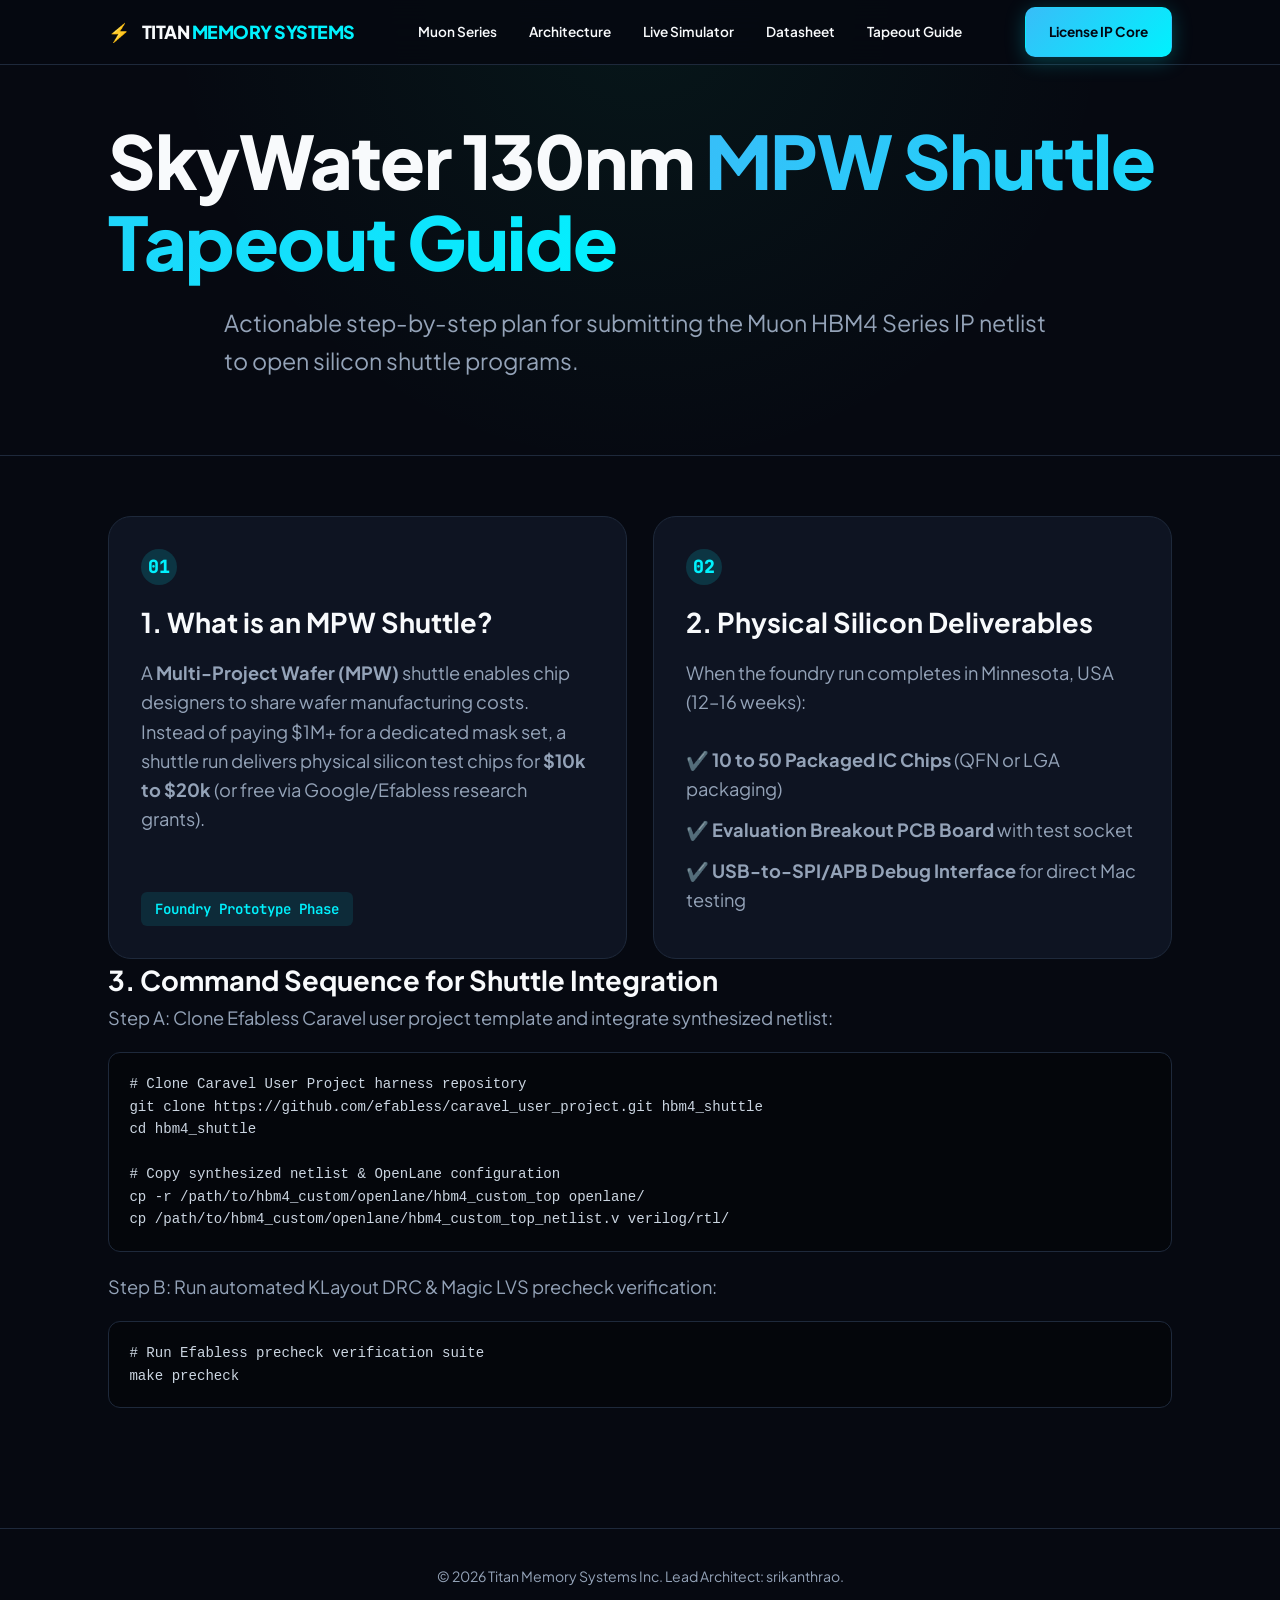
<file: tapeout.html>
<!DOCTYPE html>
<html lang="en">
<head>
    <meta charset="UTF-8">
    <meta name="viewport" content="width=device-width, initial-scale=1.0">
    <title>MPW Shuttle Tapeout Guide | Titan Memory Systems</title>
    <meta name="description" content="Step-by-step physical silicon tapeout guide for the Muon HBM4 Series logic die IP on Efabless SkyWater 130nm MPW Shuttle runs.">
    <link rel="stylesheet" href="styles.css">
    <link rel="preconnect" href="https://fonts.googleapis.com">
    <link rel="preconnect" href="https://fonts.gstatic.com" crossorigin>
    <link href="https://fonts.googleapis.com/css2?family=JetBrains+Mono:wght@400;600;700&family=Plus+Jakarta+Sans:wght@400;500;600;700;800&display=swap" rel="stylesheet">
    <style>
        .guide-page-header {
            padding-top: clamp(120px, 12vh, 180px);
            padding-bottom: 40px;
            background: radial-gradient(circle at 50% 0%, rgba(16, 185, 129, 0.08) 0%, transparent 60%);
            border-bottom: 1px solid var(--border-color);
        }
        .code-block-box {
            background: #04060b;
            border: 1px solid var(--border-color);
            border-radius: 12px;
            padding: 20px;
            font-family: var(--font-code);
            font-size: var(--fs-small);
            color: #cbd5e1;
            overflow-x: auto;
            margin: 20px 0;
        }
        .code-block-box pre {
            margin: 0;
        }
        .step-card-num {
            display: inline-flex;
            align-items: center;
            justify-content: center;
            width: 36px;
            height: 36px;
            border-radius: 50%;
            background: rgba(0, 242, 254, 0.15);
            color: var(--accent-cyan);
            font-weight: 800;
            font-family: var(--font-code);
            margin-bottom: 16px;
        }
    </style>
</head>
<body>
    <!-- Top Navigation -->
    <header class="navbar">
        <div class="nav-container">
            <div class="logo">
                <a href="index.html" style="display: flex; align-items: center; gap: 12px;">
                    <span class="chip-icon">⚡</span>
                    <span class="logo-text">TITAN <span class="highlight">MEMORY SYSTEMS</span></span>
                </a>
            </div>
            <nav class="nav-links">
                <a href="index.html#hero">Muon Series</a>
                <a href="index.html#architecture">Architecture</a>
                <a href="index.html#simulator">Live Simulator</a>
                <a href="datasheet.html">Datasheet</a>
                <a href="tapeout.html" class="highlight">Tapeout Guide</a>
            </nav>
            <div class="nav-actions">
                <a href="index.html#contact" class="btn btn-primary">License IP Core</a>
            </div>
        </div>
    </header>

    <!-- Header -->
    <section class="guide-page-header">
        <div class="container">
            <h1 class="hero-title">SkyWater 130nm <span class="gradient-text">MPW Shuttle Tapeout Guide</span></h1>
            <p class="hero-subtitle">
                Actionable step-by-step plan for submitting the Muon HBM4 Series IP netlist to open silicon shuttle programs.
            </p>
        </div>
    </section>

    <!-- Content -->
    <main class="container" style="padding-top: 60px; padding-bottom: 100px;">
        <div class="cards-grid" style="grid-template-columns: repeat(auto-fit, minmax(clamp(320px, 40vw, 700px), 1fr));">
            
            <div class="feature-card">
                <div class="step-card-num">01</div>
                <h3>1. What is an MPW Shuttle?</h3>
                <p>
                    A <strong>Multi-Project Wafer (MPW)</strong> shuttle enables chip designers to share wafer manufacturing costs. Instead of paying $1M+ for a dedicated mask set, a shuttle run delivers physical silicon test chips for <strong>$10k to $20k</strong> (or free via Google/Efabless research grants).
                </p>
                <div class="card-tag">Foundry Prototype Phase</div>
            </div>

            <div class="feature-card">
                <div class="step-card-num">02</div>
                <h3>2. Physical Silicon Deliverables</h3>
                <p>
                    When the foundry run completes in Minnesota, USA (12–16 weeks):
                </p>
                <ul class="ds-list" style="margin-top: 0;">
                    <li>✔️ <strong>10 to 50 Packaged IC Chips</strong> (QFN or LGA packaging)</li>
                    <li>✔️ <strong>Evaluation Breakout PCB Board</strong> with test socket</li>
                    <li>✔️ <strong>USB-to-SPI/APB Debug Interface</strong> for direct Mac testing</li>
                </ul>
            </div>

        </div>

        <section class="ds-section-block">
            <h2>3. Command Sequence for Shuttle Integration</h2>
            
            <p style="color: var(--text-secondary);">Step A: Clone Efabless Caravel user project template and integrate synthesized netlist:</p>
            <div class="code-block-box">
                <pre># Clone Caravel User Project harness repository
git clone https://github.com/efabless/caravel_user_project.git hbm4_shuttle
cd hbm4_shuttle

# Copy synthesized netlist & OpenLane configuration
cp -r /path/to/hbm4_custom/openlane/hbm4_custom_top openlane/
cp /path/to/hbm4_custom/openlane/hbm4_custom_top_netlist.v verilog/rtl/</pre>
            </div>

            <p style="color: var(--text-secondary);">Step B: Run automated KLayout DRC & Magic LVS precheck verification:</p>
            <div class="code-block-box">
                <pre># Run Efabless precheck verification suite
make precheck</pre>
            </div>
        </section>
    </main>

    <footer>
        <div class="container footer-content">
            <p>© 2026 Titan Memory Systems Inc. Lead Architect: srikanthrao.</p>
        </div>
    </footer>
</body>
</html>
</file>
<file: styles.css>
/* Titan Memory Systems - Universal Fluid Responsive CSS System */
:root {
    --bg-main: #060911;
    --bg-card: #0e1422;
    --bg-card-hover: #151d30;
    --border-color: #1e293b;
    --border-highlight: rgba(0, 242, 254, 0.35);
    --text-primary: #f8fafc;
    --text-secondary: #94a3b8;
    --accent-cyan: #00f2fe;
    --accent-blue: #38bdf8;
    --accent-green: #10b981;
    --accent-red: #ef4444;

    --font-heading: 'Plus Jakarta Sans', -apple-system, BlinkMacSystemFont, sans-serif;
    --font-code: 'JetBrains Mono', monospace;

    /* Fluid Typography System using clamp(min, preferred, max) */
    --fs-hero-title: clamp(2.4rem, 4.5vw + 1rem, 5.5rem);
    --fs-hero-sub: clamp(1.05rem, 1.2vw + 0.6rem, 1.45rem);
    --fs-h2: clamp(1.75rem, 2.5vw + 0.8rem, 3.2rem);
    --fs-h3: clamp(1.2rem, 1.5vw + 0.5rem, 1.8rem);
    --fs-body: clamp(0.95rem, 0.8vw + 0.5rem, 1.25rem);
    --fs-stat: clamp(1.6rem, 2.5vw + 0.5rem, 3.5rem);
    --fs-small: clamp(0.75rem, 0.6vw + 0.4rem, 0.95rem);

    /* Fluid Container & Spacing */
    --container-max: clamp(1140px, 88vw, 1800px);
    --section-padding: clamp(60px, 8vh, 140px);
    --gutter-padding: clamp(16px, 3vw, 48px);
}

*, *::before, *::after {
    box-sizing: border-box;
    margin: 0;
    padding: 0;
}

html {
    scroll-behavior: smooth;
    font-size: 16px;
    -webkit-text-size-adjust: 100%;
}

body {
    background-color: var(--bg-main);
    color: var(--text-primary);
    font-family: var(--font-heading);
    font-size: var(--fs-body);
    line-height: 1.6;
    overflow-x: hidden;
}

a {
    color: var(--text-primary);
    text-decoration: none;
    transition: all 0.25s cubic-bezier(0.16, 1, 0.3, 1);
}

a:hover {
    color: var(--accent-cyan);
}

.container {
    width: 100%;
    max-width: var(--container-max);
    margin: 0 auto;
    padding: 0 var(--gutter-padding);
}

/* Header & Navbar */
.navbar {
    position: fixed;
    top: 0;
    left: 0;
    width: 100%;
    background: rgba(6, 9, 17, 0.88);
    backdrop-filter: blur(16px);
    -webkit-backdrop-filter: blur(16px);
    border-bottom: 1px solid var(--border-color);
    z-index: 1000;
}

.nav-container {
    max-width: var(--container-max);
    margin: 0 auto;
    display: flex;
    justify-content: space-between;
    align-items: center;
    height: clamp(64px, 5vw, 84px);
    padding: 0 var(--gutter-padding);
}

.logo {
    display: flex;
    align-items: center;
    gap: 12px;
    font-weight: 800;
    font-size: clamp(1.1rem, 1.4vw, 1.6rem);
    letter-spacing: -0.5px;
}

.logo .highlight {
    color: var(--accent-cyan);
}

.nav-links {
    display: flex;
    align-items: center;
    gap: clamp(20px, 2.5vw, 48px);
    font-weight: 600;
    font-size: clamp(0.85rem, 0.9vw, 1.1rem);
}

.nav-actions {
    display: flex;
    align-items: center;
}

/* Buttons */
.btn {
    display: inline-flex;
    align-items: center;
    justify-content: center;
    padding: clamp(8px, 1vw, 14px) clamp(16px, 1.8vw, 32px);
    border-radius: 10px;
    font-weight: 700;
    font-size: clamp(0.85rem, 0.95vw, 1.1rem);
    cursor: pointer;
    transition: all 0.25s cubic-bezier(0.16, 1, 0.3, 1);
    border: 1px solid transparent;
    white-space: nowrap;
}

.btn-primary {
    background: linear-gradient(135deg, var(--accent-blue), var(--accent-cyan));
    color: #030712;
    box-shadow: 0 4px 20px rgba(0, 242, 254, 0.25);
}

.btn-primary:hover {
    transform: translateY(-2px);
    box-shadow: 0 8px 30px rgba(0, 242, 254, 0.45);
    color: #030712;
}

.btn-outline {
    background: transparent;
    border-color: var(--border-color);
    color: var(--text-primary);
}

.btn-outline:hover {
    background: rgba(255, 255, 255, 0.05);
    border-color: var(--accent-cyan);
}

.btn-lg {
    padding: clamp(12px, 1.2vw, 18px) clamp(24px, 2.2vw, 44px);
}

/* Hero Section */
.hero-section {
    padding-top: clamp(120px, 15vh, 200px);
    padding-bottom: clamp(60px, 8vh, 120px);
    text-align: center;
    background: radial-gradient(circle at 50% 15%, rgba(0, 242, 254, 0.08) 0%, transparent 65%);
}

.hero-container {
    max-width: clamp(900px, 75vw, 1400px);
    margin: 0 auto;
}

.hero-badge {
    display: inline-flex;
    align-items: center;
    gap: 10px;
    padding: 8px 20px;
    border-radius: 30px;
    background: rgba(16, 185, 129, 0.1);
    border: 1px solid rgba(16, 185, 129, 0.35);
    color: var(--accent-green);
    font-size: var(--fs-small);
    font-weight: 700;
    margin-bottom: clamp(20px, 3vh, 36px);
}

.pulse-dot {
    width: 10px;
    height: 10px;
    border-radius: 50%;
    background-color: var(--accent-green);
    box-shadow: 0 0 10px var(--accent-green);
}

.hero-title {
    font-size: var(--fs-hero-title);
    font-weight: 800;
    line-height: 1.1;
    letter-spacing: -1.5px;
    margin-bottom: clamp(16px, 2.5vh, 32px);
}

.gradient-text {
    background: linear-gradient(135deg, var(--accent-blue), var(--accent-cyan));
    -webkit-background-clip: text;
    -webkit-text-fill-color: transparent;
}

.hero-subtitle {
    font-size: var(--fs-hero-sub);
    color: var(--text-secondary);
    margin-bottom: clamp(32px, 4vh, 56px);
    max-width: clamp(700px, 65vw, 1100px);
    margin-left: auto;
    margin-right: auto;
}

.hero-cta-group {
    display: flex;
    justify-content: center;
    align-items: center;
    flex-wrap: wrap;
    gap: clamp(12px, 1.5vw, 24px);
    margin-bottom: clamp(40px, 6vh, 80px);
}

/* 3D Chip Showcase Render */
.chip-showcase-box {
    max-width: clamp(700px, 65vw, 1280px);
    margin: 0 auto clamp(40px, 6vh, 80px);
    background: var(--bg-card);
    border: 1px solid var(--border-highlight);
    border-radius: clamp(16px, 2vw, 28px);
    padding: clamp(12px, 1.5vw, 24px);
    box-shadow: 0 0 40px rgba(0, 242, 254, 0.18), 0 25px 60px rgba(0, 0, 0, 0.6);
    transition: transform 0.3s ease, box-shadow 0.3s ease;
}

.chip-showcase-box:hover {
    transform: translateY(-4px);
    box-shadow: 0 0 60px rgba(0, 242, 254, 0.35), 0 30px 70px rgba(0, 0, 0, 0.7);
    border-color: var(--accent-cyan);
}

.chip-img-wrapper {
    width: 100%;
    border-radius: clamp(10px, 1.2vw, 18px);
    overflow: hidden;
    background: #000;
}

.chip-render-img {
    width: 100%;
    height: auto;
    display: block;
    object-fit: cover;
}

.chip-caption {
    display: flex;
    align-items: center;
    justify-content: space-between;
    flex-wrap: wrap;
    gap: 12px;
    padding: clamp(12px, 1.2vw, 20px) 8px 4px;
    font-size: var(--fs-small);
}

.caption-tag {
    padding: 6px 14px;
    background: rgba(0, 242, 254, 0.15);
    color: var(--accent-cyan);
    font-weight: 700;
    font-family: var(--font-code);
    border-radius: 6px;
}

.caption-text {
    color: var(--text-secondary);
}

/* Dynamic Stats Grid */
.stats-bar {
    display: grid;
    grid-template-columns: repeat(auto-fit, minmax(clamp(200px, 18vw, 320px), 1fr));
    gap: clamp(16px, 1.8vw, 32px);
    background: var(--bg-card);
    border: 1px solid var(--border-color);
    border-radius: clamp(16px, 1.8vw, 24px);
    padding: clamp(20px, 2.5vw, 40px);
    box-shadow: 0 15px 40px rgba(0, 0, 0, 0.4);
}

.stat-card {
    display: flex;
    flex-direction: column;
    align-items: center;
    text-align: center;
}

.stat-value {
    font-size: var(--fs-stat);
    font-weight: 800;
    color: var(--accent-cyan);
    font-family: var(--font-code);
    line-height: 1.2;
}

.stat-label {
    font-size: var(--fs-small);
    color: var(--text-secondary);
    margin-top: 6px;
}

/* Sections */
.section {
    padding: var(--section-padding) 0;
    border-top: 1px solid var(--border-color);
}

.section-header {
    text-align: center;
    margin-bottom: clamp(40px, 5vh, 80px);
}

.section-header h2 {
    font-size: var(--fs-h2);
    font-weight: 800;
    letter-spacing: -0.5px;
    margin-bottom: 12px;
}

.section-header p {
    color: var(--text-secondary);
    font-size: var(--fs-hero-sub);
}

/* Interactive 3D Stack Architecture Diagram */
.arch-diagram-wrapper {
    display: grid;
    grid-template-columns: repeat(auto-fit, minmax(clamp(320px, 35vw, 650px), 1fr));
    gap: clamp(24px, 3vw, 56px);
    align-items: center;
    background: var(--bg-card);
    border: 1px solid var(--border-highlight);
    border-radius: clamp(16px, 2vw, 28px);
    padding: clamp(24px, 3vw, 48px);
    box-shadow: 0 0 40px rgba(0, 242, 254, 0.12), 0 20px 50px rgba(0, 0, 0, 0.5);
}

.svg-diagram-container {
    width: 100%;
    border-radius: 16px;
    background: #030712;
    border: 1px solid var(--border-color);
    padding: 16px;
    overflow: hidden;
}

.arch-svg-graphic {
    width: 100%;
    height: auto;
    display: block;
}

.svg-layer-group {
    cursor: pointer;
    transition: transform 0.3s ease, filter 0.3s ease;
}

.svg-layer-group:hover .layer-shape, .svg-layer-group.active-target .layer-shape {
    stroke: var(--accent-cyan) !important;
    stroke-width: 3px !important;
    filter: drop-shadow(0 0 12px rgba(0, 242, 254, 0.6));
}

.animated-tsv {
    animation: dashPulse 2s infinite linear;
}

@keyframes dashPulse {
    from { stroke-dashoffset: 20; }
    to { stroke-dashoffset: 0; }
}

.arch-info-panel {
    background: var(--bg-main);
    border: 1px solid var(--border-color);
    border-radius: 16px;
    padding: clamp(20px, 2.5vw, 36px);
    display: flex;
    flex-direction: column;
    gap: 16px;
}

.info-badge {
    display: inline-block;
    padding: 4px 12px;
    background: rgba(0, 242, 254, 0.15);
    color: var(--accent-cyan);
    font-size: 0.75rem;
    font-family: var(--font-code);
    font-weight: 700;
    border-radius: 4px;
    align-self: flex-start;
}

.info-specs-grid {
    display: grid;
    grid-template-columns: repeat(auto-fit, minmax(160px, 1fr));
    gap: 14px;
    margin-top: 12px;
    border-top: 1px dashed var(--border-color);
    padding-top: 16px;
}

.spec-mini {
    display: flex;
    flex-direction: column;
}

.s-key {
    font-size: 0.75rem;
    color: var(--text-secondary);
}

.s-val {
    font-size: 0.95rem;
    font-weight: 700;
    font-family: var(--font-code);
    margin-top: 2px;
}
.cards-grid {
    display: grid;
    grid-template-columns: repeat(auto-fit, minmax(clamp(300px, 26vw, 480px), 1fr));
    gap: clamp(20px, 2vw, 36px);
}

.feature-card {
    background: var(--bg-card);
    border: 1px solid var(--border-color);
    border-radius: clamp(16px, 1.8vw, 24px);
    padding: clamp(24px, 2.5vw, 44px);
    position: relative;
    display: flex;
    flex-direction: column;
    transition: all 0.3s cubic-bezier(0.16, 1, 0.3, 1);
}

.feature-card:hover {
    transform: translateY(-6px);
    background: var(--bg-card-hover);
    border-color: var(--accent-cyan);
}

.card-icon {
    font-size: clamp(2rem, 3vw, 3rem);
    margin-bottom: 20px;
}

.feature-card h3 {
    font-size: var(--fs-h3);
    font-weight: 700;
    margin-bottom: 14px;
}

.feature-card p {
    color: var(--text-secondary);
    font-size: var(--fs-body);
    margin-bottom: 28px;
    flex-grow: 1;
}

.card-tag {
    align-self: flex-start;
    padding: 6px 14px;
    background: rgba(0, 242, 254, 0.1);
    color: var(--accent-cyan);
    font-size: var(--fs-small);
    font-family: var(--font-code);
    font-weight: 600;
    border-radius: 6px;
}

/* Interactive Simulator Section */
.simulator-box {
    background: var(--bg-card);
    border: 1px solid var(--border-color);
    border-radius: clamp(16px, 2vw, 28px);
    padding: clamp(24px, 3vw, 48px);
    display: grid;
    grid-template-columns: repeat(auto-fit, minmax(clamp(320px, 38vw, 680px), 1fr));
    gap: clamp(24px, 3vw, 56px);
}

.sim-controls {
    display: flex;
    flex-direction: column;
    gap: 24px;
}

.control-group label {
    display: block;
    font-size: var(--fs-body);
    font-weight: 600;
    margin-bottom: 10px;
}

.control-group span {
    color: var(--accent-cyan);
    font-family: var(--font-code);
}

input[type="range"] {
    width: 100%;
    accent-color: var(--accent-cyan);
    height: 8px;
    cursor: pointer;
}

select {
    width: 100%;
    padding: clamp(10px, 1vw, 14px);
    background: var(--bg-main);
    border: 1px solid var(--border-color);
    border-radius: 10px;
    color: var(--text-primary);
    font-family: var(--font-heading);
    font-size: var(--fs-body);
}

/* Simulation Results & Waveforms */
.sim-results {
    display: flex;
    flex-direction: column;
    gap: 24px;
}

.sim-metrics {
    display: grid;
    grid-template-columns: repeat(auto-fit, minmax(clamp(140px, 12vw, 220px), 1fr));
    gap: 16px;
}

.metric-box {
    background: var(--bg-main);
    border: 1px solid var(--border-color);
    border-radius: 12px;
    padding: clamp(14px, 1.2vw, 20px);
    display: flex;
    flex-direction: column;
}

.m-label {
    font-size: var(--fs-small);
    color: var(--text-secondary);
}

.m-val {
    font-size: clamp(1.05rem, 1.4vw, 1.5rem);
    font-weight: 700;
    margin-top: 6px;
    font-family: var(--font-code);
}

.highlight-green { color: var(--accent-green); }
.highlight-cyan { color: var(--accent-cyan); }

.waveform-box {
    background: #04060b;
    border: 1px solid var(--border-color);
    border-radius: 12px;
    padding: clamp(16px, 1.8vw, 28px);
    font-family: var(--font-code);
}

.wf-header {
    font-size: var(--fs-small);
    color: var(--text-secondary);
    margin-bottom: 20px;
    border-bottom: 1px dashed var(--border-color);
    padding-bottom: 10px;
}

.wf-row {
    display: flex;
    align-items: center;
    gap: 16px;
    margin-bottom: 14px;
}

.sig-name {
    width: clamp(100px, 12vw, 160px);
    font-size: var(--fs-small);
    color: var(--text-secondary);
    word-break: break-all;
}

.sig-wave {
    flex: 1;
    height: 18px;
    background: #0f1626;
    border-radius: 6px;
    position: relative;
    overflow: hidden;
}

.sig-wave.active::after {
    content: '';
    position: absolute;
    top: 0; left: 0; bottom: 0;
    width: 30%;
    background: var(--accent-cyan);
    animation: wavePulse 1.5s infinite linear;
}

.preempt-wave.active::after { background: var(--accent-green); }
.resp-wave.active::after { background: var(--accent-blue); }

@keyframes wavePulse {
    0% { left: -30%; }
    100% { left: 100%; }
}

/* Benchmarks Grid */
.benchmarks-grid {
    display: grid;
    grid-template-columns: repeat(auto-fit, minmax(clamp(320px, 32vw, 600px), 1fr));
    gap: clamp(24px, 2.5vw, 40px);
}

.bench-card {
    background: var(--bg-card);
    border: 1px solid var(--border-color);
    border-radius: clamp(16px, 1.8vw, 24px);
    padding: clamp(24px, 2.5vw, 44px);
}

.bench-card h4 {
    margin-bottom: 20px;
    font-size: var(--fs-h3);
}

.bar-group {
    margin-bottom: 20px;
}

.bar-label {
    font-size: var(--fs-body);
    color: var(--text-secondary);
    margin-bottom: 8px;
}

.bar {
    height: clamp(12px, 1vw, 18px);
    border-radius: 8px;
    transition: width 0.6s cubic-bezier(0.16, 1, 0.3, 1);
}

.bar-jedec { background: #3b82f6; }
.bar-custom { background: linear-gradient(90deg, var(--accent-blue), var(--accent-cyan)); }

/* Datasheet Box */
.datasheet-box {
    background: var(--bg-card);
    border: 1px solid var(--border-color);
    border-radius: clamp(16px, 2vw, 28px);
    padding: clamp(32px, 4vw, 64px);
    display: grid;
    grid-template-columns: repeat(auto-fit, minmax(clamp(300px, 34vw, 650px), 1fr));
    gap: clamp(32px, 4vw, 64px);
    align-items: center;
}

.ds-list {
    list-style: none;
    margin-top: 20px;
}

.ds-list li {
    margin-bottom: 12px;
    color: var(--text-secondary);
    font-size: var(--fs-body);
}

.ds-actions {
    display: flex;
    flex-direction: column;
    gap: 18px;
}

/* Contact Form */
.contact-box {
    max-width: clamp(650px, 50vw, 950px);
    margin: 0 auto;
    text-align: center;
}

.contact-form {
    display: flex;
    flex-direction: column;
    gap: 20px;
    margin-top: 36px;
}

.form-row {
    display: grid;
    grid-template-columns: repeat(auto-fit, minmax(clamp(250px, 20vw, 400px), 1fr));
    gap: 20px;
}

input, textarea {
    width: 100%;
    padding: clamp(12px, 1.2vw, 18px);
    background: var(--bg-card);
    border: 1px solid var(--border-color);
    border-radius: 10px;
    color: var(--text-primary);
    font-family: var(--font-heading);
    font-size: var(--fs-body);
}

input:focus, textarea:focus, select:focus {
    outline: none;
    border-color: var(--accent-cyan);
    box-shadow: 0 0 15px rgba(0, 242, 254, 0.2);
}

footer {
    padding: clamp(30px, 4vh, 60px) 0;
    text-align: center;
    color: var(--text-secondary);
    font-size: var(--fs-small);
    border-top: 1px solid var(--border-color);
}

/* Media Queries for Ultrawide & Mobile Specific Tweaks */

/* 34" Ultrawide Monitors & 4K Displays (>= 2560px) */
@media (min-width: 2560px) {
    :root {
        --container-max: 2200px;
    }
    .cards-grid {
        grid-template-columns: repeat(3, 1fr);
    }
    .stats-bar {
        grid-template-columns: repeat(4, 1fr);
    }
}

/* Tablets & Smaller Laptops (<= 1024px) */
@media (max-width: 1024px) {
    .nav-links {
        display: none; /* Mobile menu mode */
    }
}

/* Mobile Screens (<= 640px) */
@media (max-width: 640px) {
    .hero-cta-group {
        flex-direction: column;
        width: 100%;
    }
    .btn {
        width: 100%;
    }
    .chip-caption {
        flex-direction: column;
        align-items: flex-start;
    }
}
</file>
